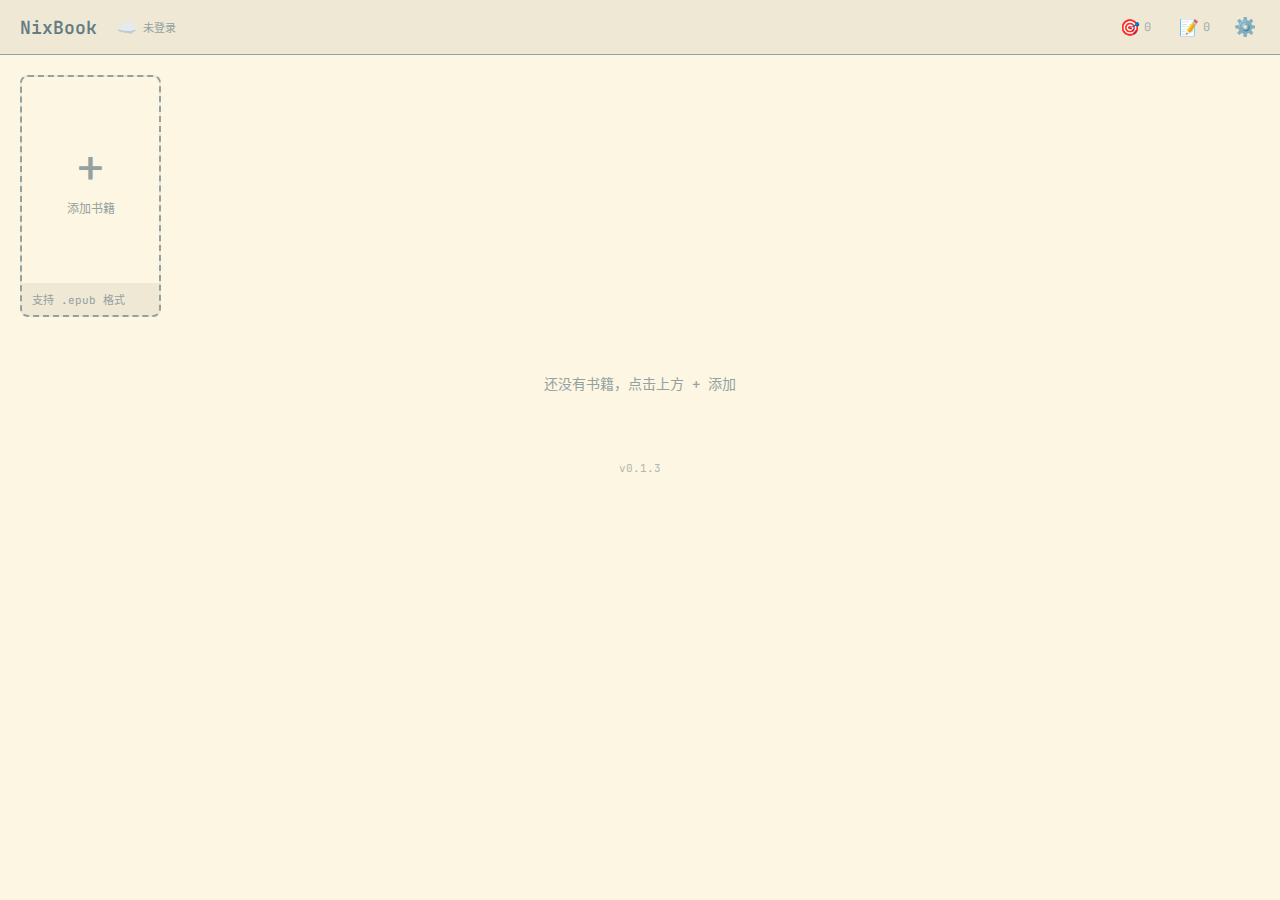
<file: index.html>
<!DOCTYPE html>
<html lang="zh-CN">
<head>
  <meta charset="utf-8">
  <link rel="icon" type="image/svg+xml" href="favicon.svg">
  <meta name="viewport" content="width=device-width, initial-scale=1">
  <title>NixBook</title>
  <link rel="stylesheet" href="theme.css">
  <link rel="manifest" href="manifest.json">
  <meta name="theme-color" content="#fdf6e3">
  <meta name="mobile-web-app-capable" content="yes">
  <meta name="apple-mobile-web-app-capable" content="yes">
  <meta name="apple-mobile-web-app-status-bar-style" content="default">
  <link rel="apple-touch-icon" href="icon-192.png">
  <style>
    * { margin: 0; padding: 0; box-sizing: border-box; }
    body { background: var(--bg); color: var(--text); min-height: 100vh; }

    header {
      background: var(--bg-bar); border-bottom: 1px solid var(--border);
      padding: 12px 20px; display: flex; align-items: center; gap: 12px;
    }
    .header-left { display: flex; align-items: center; gap: 12px; }
    .header-left h1 { font-size: 18px; font-weight: 600; white-space: nowrap; }
    
    .cloud-sync {
      display: flex; align-items: center; gap: 6px;
      background: var(--bg-card); border-radius: 6px; padding: 4px 8px;
      font-size: 13px; color: var(--text-secondary);
    }
    .cloud-sync.syncing { opacity: 0.6; }
    .cloud-icon { font-size: 16px; cursor: pointer; }
    .cloud-icon:hover { opacity: 0.8; }
    .cloud-icon.spinning { animation: spin 1s linear infinite; }
    @keyframes spin { from { transform: rotate(0deg); } to { transform: rotate(360deg); } }
    .sync-time { font-size: 11px; color: var(--text-muted); max-width: 80px; overflow: hidden; text-overflow: ellipsis; white-space: nowrap; }
    .logout-btn {
      background: none; border: none; cursor: pointer; font-size: 12px;
      color: var(--text-muted); padding: 2px 4px;
    }
    .logout-btn:hover { color: var(--accent); }
    
    .header-right { margin-left: auto; display: flex; align-items: center; gap: 12px; }
    .header-tool {
      display: flex; align-items: center; gap: 4px; text-decoration: none;
      color: var(--text-secondary); font-size: 13px; padding: 4px 8px;
      border-radius: 6px; transition: background 0.2s;
    }
    .header-tool:hover { background: var(--hover); color: var(--text); }
    .header-tool .icon { font-size: 16px; }
    .header-tool .count { font-size: 12px; opacity: 0.8; }
    
    .theme-toggle {
      background: none; border: none; cursor: pointer; font-size: 18px;
      padding: 4px; border-radius: 4px;
    }
    .theme-toggle:hover { background: var(--hover); }

    .book-grid {
      display: grid; grid-template-columns: repeat(auto-fill, minmax(140px, 1fr));
      gap: 16px; padding: 20px;
    }
    
    .add-book-card {
      background: var(--bg-card); border-radius: 8px; cursor: pointer;
      transition: transform 0.2s, box-shadow 0.2s; border: 2px dashed var(--border);
      overflow: hidden;
    }
    .add-book-card:hover { transform: translateY(-3px); border-color: var(--accent); background: var(--hover); }
    .add-book-card.dragover { border-color: var(--accent); background: var(--hover); }
    .add-book-cover {
      width: 100%; aspect-ratio: 2/3; display: flex; flex-direction: column;
      align-items: center; justify-content: center; background: var(--bg);
    }
    .add-book-cover .plus { font-size: 48px; color: var(--text-muted); line-height: 1; }
    .add-book-cover .label { font-size: 12px; color: var(--text-muted); margin-top: 8px; }
    .add-book-info { padding: 8px 10px; }
    .add-book-info .hint { font-size: 11px; color: var(--text-muted); }
    
    .book-card {
      background: var(--bg-card); border-radius: 8px; overflow: hidden; cursor: pointer;
      transition: transform 0.2s, box-shadow 0.2s; position: relative;
      box-shadow: 0 1px 3px rgba(0,0,0,0.08);
    }
    .book-card:hover { transform: translateY(-3px); box-shadow: 0 6px 20px rgba(0,0,0,0.12); }
    .book-cover {
      width: 100%; aspect-ratio: 2/3; display: flex; align-items: center;
      justify-content: center; font-size: 28px; color: #fff; font-weight: 700;
      text-shadow: 0 1px 3px rgba(0,0,0,0.2);
    }
    .book-cover img { width: 100%; height: 100%; object-fit: cover; }
    .book-info { padding: 8px 10px; }
    .book-title {
      font-size: 12px; font-weight: 600; line-height: 1.3;
      display: -webkit-box; -webkit-line-clamp: 2; -webkit-box-orient: vertical; overflow: hidden;
    }
    .book-author { font-size: 10px; color: var(--text-secondary); margin-top: 2px; }
    .book-progress { font-size: 10px; color: var(--accent); margin-top: 2px; }
    .book-translate-info { font-size: 10px; color: var(--text-muted); margin-top: 2px; }
    .book-delete {
      position: absolute; top: 6px; right: 6px; width: 24px; height: 24px; border-radius: 50%;
      background: rgba(0,0,0,0.5); color: #fff; border: none; cursor: pointer;
      font-size: 14px; display: none; align-items: center; justify-content: center; line-height: 1;
    }
    .book-card:hover .book-delete { display: flex; }

    .book-translate-badge {
      position: absolute; bottom: 50px; left: 0; right: 0;
      background: rgba(0,0,0,0.7); color: #fff; font-size: 10px;
      padding: 3px 6px; text-align: center;
    }
    .book-translate-badge.done { background: rgba(34, 197, 94, 0.8); }
    .book-translate-badge.error { background: rgba(239, 68, 68, 0.8); }
    .book-translate-badge.clickable { background: rgba(59, 130, 246, 0.8); cursor: pointer; }
    .book-translate-badge.clickable:hover { background: rgba(59, 130, 246, 1); }

    .empty-hint { 
      grid-column: 1 / -1; text-align: center; padding: 40px; 
      color: var(--text-muted); font-size: 14px; 
    }
  </style>
</head>
<body>
  <header>
    <div class="header-left">
      <h1>NixBook</h1>
      <div class="cloud-sync" id="cloud-sync">
        <span class="cloud-icon" id="cloud-icon" title="点击同步">☁️</span>
        <span class="sync-time" id="sync-time"></span>
        <button class="logout-btn" id="logout-btn" style="display:none" title="退出登录">✕</button>
      </div>
    </div>
    <div class="header-right">
      <a href="flashcards.html" class="header-tool" title="背单词">
        <span class="icon">🎯</span>
        <span class="count" id="vocab-count">0</span>
      </a>
      <a href="highlights.html" class="header-tool" title="我的划线">
        <span class="icon">📝</span>
        <span class="count" id="highlight-count">0</span>
      </a>
      <button class="theme-toggle" id="settings-btn" title="设置">⚙️</button>
    </div>
  </header>

  <!-- Settings Panel -->
  <div id="settings-overlay" style="display:none; position:fixed; inset:0; z-index:200; background:rgba(0,0,0,0.5);">
    <div style="position:absolute; top:50%; left:50%; transform:translate(-50%,-50%); background:var(--bg-card); border-radius:12px; padding:24px; min-width:280px; max-width:90vw; box-shadow:0 8px 32px rgba(0,0,0,0.3);">
      <div style="display:flex; justify-content:space-between; align-items:center; margin-bottom:20px;">
        <h3 style="margin:0; font-size:16px; color:var(--text);">设置</h3>
        <button id="settings-close" style="background:none; border:none; font-size:20px; cursor:pointer; color:var(--text-muted);">✕</button>
      </div>
      <div style="margin-bottom:20px;">
        <div style="font-size:13px; color:var(--text-secondary); margin-bottom:8px;">主题</div>
        <div style="display:flex; gap:8px;" id="theme-options">
          <button data-theme="light" style="flex:1; padding:10px 0; border-radius:8px; border:2px solid var(--border); cursor:pointer; font-size:13px; background:#fdf6e3; color:#657b83;">☀️ 浅色</button>
          <button data-theme="dark" style="flex:1; padding:10px 0; border-radius:8px; border:2px solid var(--border); cursor:pointer; font-size:13px; background:#002b36; color:#839496;">🌙 深色</button>
          <button data-theme="eink" style="flex:1; padding:10px 0; border-radius:8px; border:2px solid var(--border); cursor:pointer; font-size:13px; background:#ffffff; color:#000000;">📖 墨水屏</button>
        </div>
      </div>
      <div>
        <div style="font-size:13px; color:var(--text-secondary); margin-bottom:8px;">字体大小</div>
        <div style="display:flex; align-items:center; gap:12px;">
          <button id="font-decrease" style="width:36px; height:36px; border-radius:8px; border:1px solid var(--border); background:var(--bg); cursor:pointer; font-size:18px; color:var(--text);">A-</button>
          <span id="font-size-label" style="font-size:14px; color:var(--text); min-width:40px; text-align:center;">16px</span>
          <button id="font-increase" style="width:36px; height:36px; border-radius:8px; border:1px solid var(--border); background:var(--bg); cursor:pointer; font-size:18px; color:var(--text);">A+</button>
        </div>
      </div>
    </div>
  </div>

  <div class="book-grid" id="book-grid">
    <div class="add-book-card" id="add-book-card">
      <div class="add-book-cover">
        <span class="plus">+</span>
        <span class="label">添加书籍</span>
      </div>
      <div class="add-book-info">
        <div class="hint">支持 .epub 格式</div>
      </div>
    </div>
  </div>
  <input type="file" id="file-input" accept=".epub" hidden>
  <div id="app-version" style="text-align:center;font-size:11px;color:var(--dim);padding:8px 0;opacity:0.5">v0.1.3</div>

  <script type="module">
    import { saveBook, getBook, getAllBooks, deleteBook, getActiveVocabulary, getActiveHighlights, getBookTranslations, getAllTranslationCounts, importTranslations, getCachedEpub } from './db.js'
    import { toggleTheme, getTheme } from './theme.js'
    import { isDropboxConfigured, isLoggedIn, startAuth, handleAuthCallback, clearAccessToken, getSyncStatus } from './dropbox.js'
    import { syncWithDropbox, pushToDropbox, syncBookTranslations } from './sync.js'

    // ========== 翻译相关 ==========
    const translationStates = new Map()
    const TRANSLATE_API = 'https://nixbook.wulujia.workers.dev'
    const TRANSLATE_MODEL = 'minimax/minimax-m2.5'
    const FOLIATE_CDN = 'https://cdn.jsdelivr.net/gh/johnfactotum/foliate-js@main/'
    const TRANSLATION_QUEUE_KEY = 'translation-queue'
    let activeTranslations = new Set()
    
    // ========== 翻译队列持久化 ==========
    function loadTranslationQueue() {
      try { return JSON.parse(localStorage.getItem(TRANSLATION_QUEUE_KEY) || '{}') }
      catch { return {} }
    }
    function saveTranslationQueue(queue) { localStorage.setItem(TRANSLATION_QUEUE_KEY, JSON.stringify(queue)) }
    function getQueuedTask(bookId) { return loadTranslationQueue()[bookId] }
    function updateQueuedTask(bookId, updates) {
      const queue = loadTranslationQueue()
      queue[bookId] = { ...(queue[bookId] || {}), ...updates, updatedAt: Date.now() }
      saveTranslationQueue(queue)
    }
    function removeQueuedTask(bookId) {
      const queue = loadTranslationQueue()
      delete queue[bookId]
      saveTranslationQueue(queue)
    }
    
    const TRANSLATION_COMPLETE_KEY = 'translation-complete'
    function getCompletedBooks() {
      try { return JSON.parse(localStorage.getItem(TRANSLATION_COMPLETE_KEY) || '{}') }
      catch { return {} }
    }
    function markTranslationComplete(bookId, paragraphCount) {
      const completed = getCompletedBooks()
      completed[bookId] = { completedAt: Date.now(), count: paragraphCount }
      localStorage.setItem(TRANSLATION_COMPLETE_KEY, JSON.stringify(completed))
    }
    function isTranslationComplete(bookId) { return !!getCompletedBooks()[bookId] }
    
    // Store/retrieve total paragraph count per book
    const PARAGRAPH_COUNT_KEY = 'paragraph-counts'
    function getParagraphCounts() { try { return JSON.parse(localStorage.getItem(PARAGRAPH_COUNT_KEY) || '{}') } catch { return {} } }
    function saveParagraphCount(bookId, total) {
      const counts = getParagraphCounts()
      counts[bookId] = total
      localStorage.setItem(PARAGRAPH_COUNT_KEY, JSON.stringify(counts))
    }
    function getBookParagraphCount(bookId) { return getParagraphCounts()[bookId] || null }

    // ========== ZIP Loader ==========
    async function makeZipLoader(file) {
      const { ZipReader, BlobReader, TextWriter, BlobWriter } = await import('https://cdn.jsdelivr.net/npm/@zip.js/zip.js/+esm')
      const reader = new ZipReader(new BlobReader(file))
      const entries = await reader.getEntries()
      const map = new Map(entries.map(e => [e.filename, e]))
      return {
        entries,
        async loadText(fn) { const e = map.get(fn); return e ? e.getData(new TextWriter()) : null },
        async loadBlob(fn) { const e = map.get(fn); return e ? e.getData(new BlobWriter()) : null },
        getSize(fn) { return map.get(fn)?.uncompressedSize ?? 0 }
      }
    }

    function hashText(text) {
      let hash = 0
      for (let i = 0; i < text.length; i++) { hash = ((hash << 5) - hash) + text.charCodeAt(i); hash = hash & hash }
      return hash.toString(36)
    }

    async function translateBatch(paragraphs) {
      const numbered = paragraphs.map((p, i) => `[${i + 1}] ${p}`).join('\n\n')
      const res = await fetch(TRANSLATE_API, {
        method: 'POST',
        headers: { 'Content-Type': 'application/json' },
        body: JSON.stringify({ model: TRANSLATE_MODEL, max_tokens: 4096, messages: [{ role: 'user', content: `将以下英文段落翻译成中文。保持段落编号，只输出翻译结果。\n\n${numbered}` }] })
      })
      if (!res.ok) throw new Error(`API ${res.status}`)
      const data = await res.json()
      const content = data.content?.[0]?.text || ''
      const translations = {}
      let currentNum = null, currentText = []
      for (const line of content.split('\n')) {
        const match = line.match(/^\[(\d+)\]\s*(.*)/)
        if (match) {
          if (currentNum !== null && currentText.length) translations[currentNum] = currentText.join('\n').trim()
          currentNum = parseInt(match[1]); currentText = match[2] ? [match[2]] : []
        } else if (currentNum !== null && line.trim()) currentText.push(line)
      }
      if (currentNum !== null && currentText.length) translations[currentNum] = currentText.join('\n').trim()
      return translations
    }

    async function startBookTranslation(bookId, file) {
      console.log('📚 startBookTranslation called:', bookId, 'file:', file ? `${file.constructor?.name} ${file.size}b` : 'null', 'active:', activeTranslations.has(bookId))
      if (activeTranslations.has(bookId)) { console.warn('📚 Already active, skipping'); return }
      // Cross-tab lock: only one tab can translate a given book at a time
      if (navigator.locks) {
        const lockName = `nixbook-translate-${bookId}`
        let acquired = false
        try {
          await navigator.locks.request(lockName, { ifAvailable: true }, async lock => {
            if (!lock) {
              console.warn(`📚 Another tab is already translating ${bookId}, skipping`)
              translationStates.set(bookId, { status: 'translating', message: '其他标签页翻译中...' })
              updateBookBadge(bookId)
              return
            }
            acquired = true
            await doStartBookTranslation(bookId, file)
          })
        } catch (e) {
          console.error('📚 Lock error, falling back:', e)
          await doStartBookTranslation(bookId, file)
        }
        if (!acquired) return
      } else {
        await doStartBookTranslation(bookId, file)
      }
    }

    async function doStartBookTranslation(bookId, file) {
      if (activeTranslations.has(bookId)) return
      activeTranslations.add(bookId)
      if (!file || !(file instanceof Blob)) {
        console.error('Translation: no valid file for', bookId, typeof file, file)
        translationStates.set(bookId, { status: 'error', message: '需要重新上传书籍' })
        updateBookBadge(bookId); activeTranslations.delete(bookId); return
      }
      let task = getQueuedTask(bookId), allParagraphs = null // always re-parse, don't trust cached paragraphs
      const existing = await getBookTranslations(bookId)
      const existingSet = new Set(Object.keys(existing))
      try {
        if (!allParagraphs) {
          translationStates.set(bookId, { status: 'parsing', message: '解析中...' }); updateBookBadge(bookId)
          const [{ EPUB }, loader] = await Promise.all([import(FOLIATE_CDN + 'epub.js'), makeZipLoader(file)])
          const book = await new EPUB(loader).init()
          const sections = book.sections || []
          translationStates.set(bookId, { status: 'extracting', message: '提取文本...' }); updateBookBadge(bookId)
          allParagraphs = []
          for (let i = 0; i < sections.length; i++) {
            if (i % 5 === 0) await new Promise(r => setTimeout(r, 0))
            try {
              const doc = await sections[i].createDocument()
              if (!doc) continue
              doc.querySelectorAll('p').forEach(p => {
                const text = p.textContent?.trim()
                if (text && text.length >= 10 && !/[\u4e00-\u9fff]/.test(text)) allParagraphs.push({ text, hash: hashText(text) })
              })
            } catch {}
          }
          updateQueuedTask(bookId, { status: 'translating', paragraphs: allParagraphs, totalCount: allParagraphs.length, startedAt: Date.now() })
          // Save unique hash count to both localStorage AND book metadata (for cross-device sync)
          const uniqueHashes = new Set(allParagraphs.map(p => p.hash)).size
          saveParagraphCount(bookId, uniqueHashes)
          // Persist to IndexedDB book record so it syncs via Dropbox (re-read fresh to avoid stale writes)
          const freshRecord = await getBook(bookId)
          if (freshRecord) { freshRecord.paragraphCount = uniqueHashes; await saveBook(freshRecord) }
          console.log('📚 Parsed paragraphs:', allParagraphs.length)
        } else {
          console.log('📚 Using cached paragraphs:', allParagraphs.length)
        }
        console.log('📚 Existing translations:', existingSet.size)
        const remaining = allParagraphs.filter(p => !existingSet.has(p.hash))
        console.log('📚 Remaining to translate:', remaining.length, '/', allParagraphs.length)
        if (remaining.length === 0) {
          markTranslationComplete(bookId, Object.keys(await getBookTranslations(bookId)).length)
          translationStates.set(bookId, { status: 'done', message: '✓ 已完成' })
          updateBookBadge(bookId); removeQueuedTask(bookId); activeTranslations.delete(bookId); renderBooks(); return
        }
        const BATCH_SIZE = 10, totalParagraphs = allParagraphs.length, alreadyTranslated = totalParagraphs - remaining.length
        for (let i = 0; i < remaining.length; i += BATCH_SIZE) {
          const batch = remaining.slice(i, i + BATCH_SIZE)
          const done = alreadyTranslated + i + batch.length, percent = Math.round(done / totalParagraphs * 100)
          translationStates.set(bookId, { status: 'translating', message: `${percent}%`, progress: percent }); updateBookBadge(bookId)
          updateQueuedTask(bookId, { progress: percent, lastBatch: i, totalParagraphs })
          try {
            const results = await translateBatch(batch.map(p => p.text))
            const newTrans = []
            for (let j = 0; j < batch.length; j++) {
              if (results[j + 1]) newTrans.push({ bookId, hash: batch[j].hash, original: batch[j].text, translation: results[j + 1], savedAt: Date.now() })
            }
            if (newTrans.length) await importTranslations(newTrans)
          } catch (e) { console.error('Batch error:', e) }
          await new Promise(r => setTimeout(r, 500))
        }
        const finalCount = Object.keys(await getBookTranslations(bookId)).length
        markTranslationComplete(bookId, finalCount)
        translationStates.set(bookId, { status: 'done', message: '✓ 已完成' }); updateBookBadge(bookId); removeQueuedTask(bookId); renderBooks()
        if (isDropboxConfigured() && isLoggedIn()) syncBookTranslations(bookId).catch(() => {})
      } catch (e) {
        translationStates.set(bookId, { status: 'error', message: '失败' }); updateQueuedTask(bookId, { status: 'error', error: e.message }); updateBookBadge(bookId)
      } finally { activeTranslations.delete(bookId) }
    }

    async function resumeQueuedTranslations() {
      const queue = loadTranslationQueue(), books = await getAllBooks(), bookMap = new Map(books.map(b => [b.id, b]))
      for (const [bookId, task] of Object.entries(queue)) {
        if (task.status === 'error') continue
        const book = bookMap.get(bookId)
        if (book?.file) {
          translationStates.set(bookId, { status: 'translating', message: `继续 ${task.progress || 0}%` })
          setTimeout(() => startBookTranslation(bookId, book.file), 500)
        }
      }
    }

    // Note: beforeunload warning removed - translation progress is persisted and auto-resumes

    function showToast(msg, dur = 3000) {
      document.querySelector('.toast-notification')?.remove()
      const t = document.createElement('div'); t.className = 'toast-notification'; t.textContent = msg
      t.style.cssText = 'position:fixed;bottom:20px;left:50%;transform:translateX(-50%);background:var(--bg-bar);color:var(--text);padding:12px 20px;border-radius:8px;box-shadow:0 4px 12px rgba(0,0,0,0.3);z-index:1000;font-size:14px;border:1px solid var(--border);'
      document.body.appendChild(t); setTimeout(() => t.remove(), dur)
    }

    function updateBookBadge(bookId) {
      const badge = document.querySelector(`[data-book-id="${bookId}"] .book-translate-badge`)
      if (!badge) return
      const state = translationStates.get(bookId)
      if (!state) { badge.style.display = 'none'; return }
      badge.style.display = 'block'; badge.className = 'book-translate-badge'
      if (state.status === 'done') { badge.classList.add('done'); badge.textContent = state.message }
      else if (state.status === 'error') { badge.classList.add('error'); badge.textContent = state.message }
      else badge.textContent = state.message || '...'
    }

    // ========== 主题 ==========
    // --- Settings Panel ---
    import { setTheme } from './theme.js'
    const settingsOverlay = document.getElementById('settings-overlay')
    const FONT_SIZE_KEY = 'reader-font-size'
    let currentFontSize = parseInt(localStorage.getItem(FONT_SIZE_KEY)) || 16
    
    document.getElementById('settings-btn').addEventListener('click', () => {
      updateThemeButtons()
      document.getElementById('font-size-label').textContent = currentFontSize + 'px'
      settingsOverlay.style.display = 'block'
    })
    document.getElementById('settings-close').addEventListener('click', () => settingsOverlay.style.display = 'none')
    settingsOverlay.addEventListener('click', e => { if (e.target === settingsOverlay) settingsOverlay.style.display = 'none' })
    
    function updateThemeButtons() {
      const current = getTheme()
      document.querySelectorAll('#theme-options button').forEach(btn => {
        btn.style.borderColor = btn.dataset.theme === current ? 'var(--accent)' : 'var(--border)'
        btn.style.borderWidth = btn.dataset.theme === current ? '3px' : '2px'
      })
    }
    document.querySelectorAll('#theme-options button').forEach(btn => {
      btn.addEventListener('click', () => { setTheme(btn.dataset.theme); updateThemeButtons() })
    })
    
    document.getElementById('font-decrease').addEventListener('click', () => {
      if (currentFontSize > 12) { currentFontSize -= 2; localStorage.setItem(FONT_SIZE_KEY, currentFontSize); document.getElementById('font-size-label').textContent = currentFontSize + 'px' }
    })
    document.getElementById('font-increase').addEventListener('click', () => {
      if (currentFontSize < 28) { currentFontSize += 2; localStorage.setItem(FONT_SIZE_KEY, currentFontSize); document.getElementById('font-size-label').textContent = currentFontSize + 'px' }
    })

    // ========== DOM ==========
    const cloudIcon = document.getElementById('cloud-icon')
    const syncTimeEl = document.getElementById('sync-time')
    const logoutBtn = document.getElementById('logout-btn')
    const addBookCard = document.getElementById('add-book-card')
    const fileInput = document.getElementById('file-input')
    const bookGrid = document.getElementById('book-grid')

    // ========== Dropbox 同步 ==========
    await handleAuthCallback()
    let isSyncing = false
    let autoSyncInterval = null

    function updateSyncUI() {
      if (!isDropboxConfigured() || !isLoggedIn()) {
        syncTimeEl.textContent = '未登录'
        logoutBtn.style.display = 'none'
        cloudIcon.title = '点击登录 Dropbox'
        return
      }
      const status = getSyncStatus()
      if (status?.lastSync) {
        const ago = Math.round((Date.now() - status.lastSync) / 60000)
        syncTimeEl.textContent = ago < 1 ? '刚刚' : `${ago}分钟前`
      } else {
        syncTimeEl.textContent = '已连接'
      }
      logoutBtn.style.display = 'inline'
      cloudIcon.title = '点击同步'
    }

    async function doSync(silent = false) {
      if (isSyncing) return
      if (!isDropboxConfigured() || !isLoggedIn()) {
        if (!silent) startAuth()
        return
      }
      isSyncing = true
      cloudIcon.classList.add('spinning')
      try {
        const result = await syncWithDropbox(() => {})
        if (result.success) { await renderBooks(); updateToolCounts() }
      } catch (e) { console.error('Sync error:', e) }
      finally { isSyncing = false; cloudIcon.classList.remove('spinning'); updateSyncUI() }
    }

    cloudIcon.addEventListener('click', () => doSync(false))
    logoutBtn.addEventListener('click', () => {
      if (confirm('退出 Dropbox？')) { clearAccessToken(); updateSyncUI(); stopAutoSync() }
    })

    function startAutoSync() {
      if (autoSyncInterval) return
      autoSyncInterval = setInterval(() => {
        if (isDropboxConfigured() && isLoggedIn()) doSync(true)
      }, 60000) // 每60秒同步一次
    }

    function stopAutoSync() {
      if (autoSyncInterval) { clearInterval(autoSyncInterval); autoSyncInterval = null }
    }

    updateSyncUI()
    if (isDropboxConfigured() && isLoggedIn()) {
      doSync(true)
      startAutoSync()
    }

    // ========== 文件上传 ==========
    addBookCard.addEventListener('click', () => fileInput.click())
    addBookCard.addEventListener('dragover', e => { e.preventDefault(); addBookCard.classList.add('dragover') })
    addBookCard.addEventListener('dragleave', () => addBookCard.classList.remove('dragover'))
    addBookCard.addEventListener('drop', e => {
      e.preventDefault(); addBookCard.classList.remove('dragover')
      if (e.dataTransfer.files[0]) handleFile(e.dataTransfer.files[0])
    })
    fileInput.addEventListener('change', e => { if (e.target.files[0]) handleFile(e.target.files[0]); fileInput.value = '' })

    // Also support drag & drop anywhere on the page
    document.body.addEventListener('dragover', e => e.preventDefault())
    document.body.addEventListener('drop', e => {
      e.preventDefault()
      if (e.dataTransfer.files[0]?.name.toLowerCase().endsWith('.epub')) handleFile(e.dataTransfer.files[0])
    })

    async function extractCoverAndMeta(file) {
      try {
        const [{ EPUB }, loader] = await Promise.all([import(FOLIATE_CDN + 'epub.js'), makeZipLoader(file)])
        const book = await new EPUB(loader).init()
        const meta = book.metadata || {}
        const cover = await book.getCover?.() || null
        const title = meta.title || file.name.replace(/\.epub$/i, '')
        const author = formatAuthor(meta.author)
        return { title, author, coverBlob: cover }
      } catch (e) { console.error('Cover extraction failed:', e); return null }
    }

    // Extract cover only (lightweight, for books missing covers)
    async function extractCoverOnly(file) {
      try {
        const [{ EPUB }, loader] = await Promise.all([import(FOLIATE_CDN + 'epub.js'), makeZipLoader(file)])
        const book = await new EPUB(loader).init()
        return await book.getCover?.() || null
      } catch (e) { return null }
    }

    // Count unique translatable paragraphs in an EPUB
    async function countParagraphs(file) {
      try {
        const [{ EPUB }, loader] = await Promise.all([import(FOLIATE_CDN + 'epub.js'), makeZipLoader(file)])
        const book = await new EPUB(loader).init()
        const sections = book.sections || []
        const hashes = new Set()
        for (let i = 0; i < sections.length; i++) {
          try {
            const doc = await sections[i].createDocument()
            if (!doc) continue
            doc.querySelectorAll('p').forEach(p => {
              const text = p.textContent?.trim()
              if (text && text.length >= 10 && !/[\u4e00-\u9fff]/.test(text)) hashes.add(hashText(text))
            })
          } catch {}
        }
        return hashes.size
      } catch (e) { return null }
    }

    async function handleFile(file) {
      if (!file.name.toLowerCase().endsWith('.epub')) { alert('请选择 EPUB 文件'); return }
      const bookId = crypto.randomUUID()
      const book = { id: bookId, title: file.name.replace(/\.epub$/i, ''), author: '', coverBlob: null, file, addedAt: Date.now(), lastReadAt: null, progress: 0, lastLocation: null }
      // Extract cover and metadata before saving
      const meta = await extractCoverAndMeta(file)
      if (meta) { book.title = meta.title; book.author = meta.author; book.coverBlob = meta.coverBlob }
      await saveBook(book); await renderBooks()
      if (isDropboxConfigured() && isLoggedIn()) {
        try {
          const { uploadBook } = await import('./dropbox.js')
          await uploadBook(bookId, file); await pushToDropbox()
        } catch (e) { console.error('Upload failed:', e) }
      }
      startBookTranslation(bookId, file)
    }

    // ========== 渲染书架 ==========
    function strToColor(s) { let h = 0; for (let i = 0; i < s.length; i++) h = ((h << 5) - h + s.charCodeAt(i)) | 0; return `hsl(${Math.abs(h) % 360}, 45%, 65%)` }
    function esc(s) { const d = document.createElement('div'); d.textContent = s; return d.innerHTML }
    function formatAuthor(a) {
      if (!a) return ''
      if (typeof a === 'string') return a
      if (Array.isArray(a)) return a.map(x => formatAuthor(x)).filter(Boolean).join(', ')
      if (typeof a === 'object') return a.name || a.value || a.text || ''
      return String(a)
    }

    let renderBooksQueued = false, renderBooksRunning = false
    async function renderBooks() {
      if (renderBooksRunning) { renderBooksQueued = true; return }
      renderBooksRunning = true
      try { await _renderBooksImpl() } finally {
        renderBooksRunning = false
        if (renderBooksQueued) { renderBooksQueued = false; renderBooks() }
      }
    }
    async function _renderBooksImpl() {
      let books = await getAllBooks()
      books.sort((a, b) => (b.lastReadAt || b.addedAt) - (a.lastReadAt || a.addedAt))
      
      // Deduplicate
      const seen = new Map(), toDelete = []
      for (const book of books) {
        const key = (book.title || '').toLowerCase().trim()
        if (seen.has(key)) toDelete.push(book.id); else seen.set(key, book)
      }
      if (toDelete.length > 0) { for (const id of toDelete) await deleteBook(id); books = books.filter(b => !toDelete.includes(b.id)) }
      
      // Fix [object Object] authors
      for (const book of books) {
        if (book.author && typeof book.author === 'object') {
          book.author = formatAuthor(book.author)
          const fresh = await getBook(book.id)
          if (fresh) { fresh.author = book.author; await saveBook(fresh) }
        }
      }

      // Clear grid (keep add card)
      bookGrid.querySelectorAll('.book-card').forEach(el => el.remove())
      bookGrid.querySelectorAll('.empty-hint').forEach(el => el.remove())
      
      if (books.length === 0) {
        const hint = document.createElement('div'); hint.className = 'empty-hint'; hint.textContent = '还没有书籍，点击上方 + 添加'
        bookGrid.appendChild(hint)
        return
      }
      
      // Pre-fetch all translation counts in one pass (avoids sequential await per book)
      let translationCounts = {}
      try { translationCounts = await getAllTranslationCounts() } catch(e) { console.error('Failed to fetch translation counts:', e) }

      for (const book of books) {
        const card = document.createElement('div'); card.className = 'book-card'; card.setAttribute('data-book-id', book.id)
        
        let coverHTML
        if (book.coverDataURL) {
          coverHTML = `<div class="book-cover"><img src="${book.coverDataURL}" alt=""></div>`
        } else {
          coverHTML = `<div class="book-cover" style="background:${strToColor(book.title || '')}">${esc((book.title || 'UN').slice(0, 2).toUpperCase())}</div>`
          // Try to extract cover in background (from cached epub)
          const bookIdForCover = book.id
          getCachedEpub(bookIdForCover).then(file => {
            if (!file) return
            return extractCoverOnly(file)
          }).then(async cover => {
            if (!cover) return
            const fresh = await getBook(bookIdForCover)
            if (fresh) { fresh.coverBlob = cover; await saveBook(fresh) }
            const coverDiv = card.querySelector('.book-cover')
            if (coverDiv) { coverDiv.innerHTML = ''; coverDiv.style.background = 'none'; const imgEl = document.createElement('img'); imgEl.src = fresh?.coverDataURL || URL.createObjectURL(cover); imgEl.style.cssText = 'width:100%;height:100%;object-fit:cover;'; coverDiv.appendChild(imgEl) }
          }).catch(() => {})
        }
        
        const progressHTML = book.progress > 0 ? `<div class="book-progress">${Math.round(book.progress * 100)}%</div>` : ''
        
        const translationCount = translationCounts[book.id] || 0
        const activeState = translationStates.get(book.id)
        const queuedTask = getQueuedTask(book.id)
        
        // Total paragraph count: prefer IndexedDB (syncs via Dropbox), fallback to localStorage
        const totalParas = book.paragraphCount || getBookParagraphCount(book.id) || (queuedTask?.totalCount) || null
        
        // Backfill: if localStorage has count but book record doesn't, save to IndexedDB for future sync
        if (!book.paragraphCount && totalParas) {
          // Re-read fresh record to avoid overwriting newer progress
          getBook(book.id).then(fresh => { if (fresh && !fresh.paragraphCount) { fresh.paragraphCount = totalParas; saveBook(fresh) } })
        }
        
        let badgeHTML = ''
        let translateInfoHTML = ''
        if (activeState && activeState.status !== 'done') {
          const cls = activeState.status === 'error' ? 'error' : ''
          badgeHTML = `<div class="book-translate-badge ${cls}">${activeState.message}</div>`
        } else if (totalParas && translationCount >= totalParas) {
          // Fully translated — show completion, no action needed
          translateInfoHTML = `<div class="book-translate-info">已翻译 ${translationCount}/${totalParas} 段 ✓</div>`
        } else if (translationCount > 0 && totalParas) {
          // Partially translated, we know the total
          translateInfoHTML = `<div class="book-translate-info">${translationCount}/${totalParas} 段</div>`
          if (book.file) badgeHTML = `<div class="book-translate-badge clickable" data-action="translate">继续翻译</div>`
        } else if (translationCount > 0 && !totalParas && book.file) {
          // Has translations but unknown total — need to count paragraphs to check completion
          translateInfoHTML = `<div class="book-translate-info">已翻译 ${translationCount} 段</div>`
          // Count paragraphs in background to determine if complete
          const bookIdForCount = book.id
          countParagraphs(book.file).then(async count => {
            if (count) {
              // Re-read fresh record to avoid overwriting newer progress
              const fresh = await getBook(bookIdForCount)
              if (fresh) { fresh.paragraphCount = count; await saveBook(fresh) }
              saveParagraphCount(bookIdForCount, count)
              // Update the UI
              const infoEl = card.querySelector('.book-translate-info')
              const badgeEl = card.querySelector('.book-translate-badge')
              if (translationCount >= count) {
                if (infoEl) infoEl.textContent = `已翻译 ${translationCount}/${count} 段 ✓`
                if (badgeEl) badgeEl.remove()
              } else {
                if (infoEl) infoEl.textContent = `${translationCount}/${count} 段`
              }
            }
          })
          badgeHTML = `<div class="book-translate-badge clickable" data-action="translate">检查翻译</div>`
        } else if (translationCount > 0) {
          // Has translations but no file (cloud only), can't check
          translateInfoHTML = `<div class="book-translate-info">已翻译 ${translationCount} 段</div>`
        } else if (book.file) {
          badgeHTML = `<div class="book-translate-badge clickable" data-action="translate">翻译</div>`
        } else {
          // No local file — try to fetch from Dropbox when user clicks translate
          badgeHTML = `<div class="book-translate-badge clickable" data-action="translate-cloud">翻译</div>`
        }
        
        card.innerHTML = `${coverHTML}${badgeHTML}<div class="book-info"><div class="book-title">${esc(book.title || 'Untitled')}</div>${book.author ? `<div class="book-author">${esc(formatAuthor(book.author))}</div>` : ''}${progressHTML}${translateInfoHTML}</div><button class="book-delete" title="删除">×</button>`
        
        card.addEventListener('click', () => {
          const url = `reader.html?id=${book.id}`
          if (activeTranslations.size > 0) window.open(url, '_blank')
          else location.href = url
        })
        
        card.querySelector('.book-delete').addEventListener('click', e => {
          e.stopPropagation(); if (confirm(`删除 "${book.title}"?`)) deleteBook(book.id).then(renderBooks)
        })
        
        const translateBtn = card.querySelector('[data-action="translate"]')
        if (translateBtn && book.file) translateBtn.addEventListener('click', e => { e.stopPropagation(); startBookTranslation(book.id, book.file) })
        
        const cloudTranslateBtn = card.querySelector('[data-action="translate-cloud"]')
        if (cloudTranslateBtn) cloudTranslateBtn.addEventListener('click', async e => {
          e.stopPropagation()
          cloudTranslateBtn.textContent = '下载中...'
          cloudTranslateBtn.classList.remove('clickable')
          try {
            const { downloadBook } = await import('./dropbox.js')
            const blob = await downloadBook(book.id)
            if (blob) {
              const file = new File([blob], `${book.title || book.id}.epub`, { type: 'application/epub+zip' })
              const fresh = await getBook(book.id)
              if (fresh) { fresh.file = file; await saveBook(fresh) }
              startBookTranslation(book.id, file)
            } else {
              cloudTranslateBtn.textContent = '下载失败'
              cloudTranslateBtn.classList.add('error')
            }
          } catch (err) {
            console.error('Cloud download for translation failed:', err)
            cloudTranslateBtn.textContent = '下载失败'
            cloudTranslateBtn.classList.add('error')
          }
        })
        
        bookGrid.appendChild(card)
      }
    }

    async function updateToolCounts() {
      const vocab = await getActiveVocabulary(), highlights = await getActiveHighlights()
      document.getElementById('vocab-count').textContent = vocab.length
      document.getElementById('highlight-count').textContent = highlights.length
    }

    // ========== PWA Service Worker ==========
    if ('serviceWorker' in navigator) {
      navigator.serviceWorker.register('./sw.js').catch(() => {})
    }

    // ========== 初始化 ==========
    await renderBooks()
    updateToolCounts()
    await resumeQueuedTranslations()
  </script>
</body>
</html>
</file>
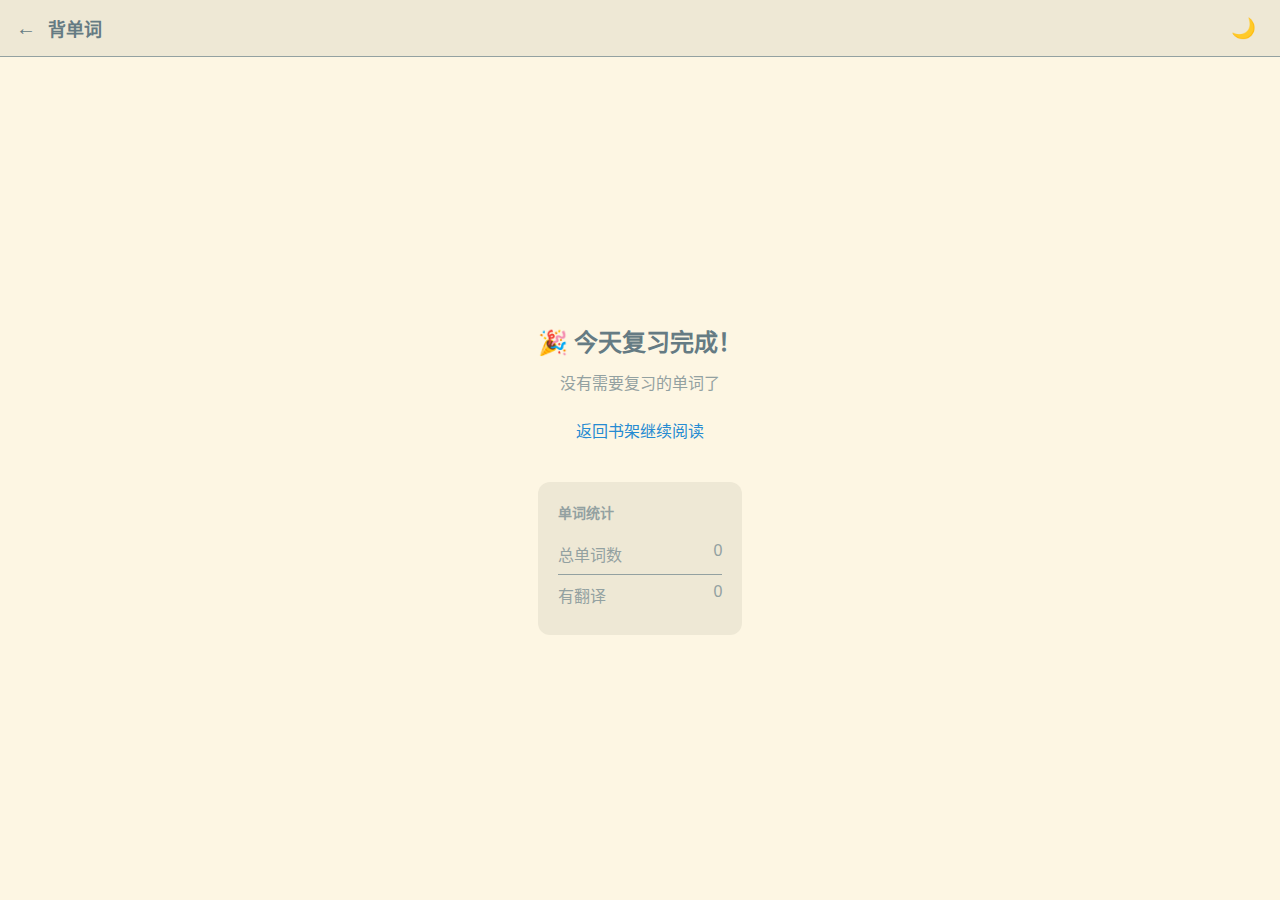
<file: flashcards.html>
<!DOCTYPE html>
<html lang="zh-CN">
<head>
  <meta charset="utf-8">
  <link rel="icon" type="image/svg+xml" href="favicon.svg">
  <meta name="viewport" content="width=device-width, initial-scale=1">
  <title>背单词</title>
  <link rel="stylesheet" href="theme.css">
  <style>
    * { margin: 0; padding: 0; box-sizing: border-box; }
    
    body {
      min-height: 100vh;
      background: var(--bg);
      color: var(--text);
      display: flex;
      flex-direction: column;
    }

    .header {
      display: flex;
      align-items: center;
      padding: 12px 16px;
      background: var(--bg-card);
      border-bottom: 1px solid var(--border);
      gap: 12px;
    }

    .header a {
      color: var(--text);
      text-decoration: none;
      font-size: 20px;
    }

    .header h1 {
      flex: 1;
      font-size: 18px;
      font-weight: 600;
    }

    .progress-info {
      font-size: 14px;
      color: var(--text-secondary);
    }

    .container {
      flex: 1;
      display: flex;
      flex-direction: column;
      align-items: center;
      justify-content: center;
      padding: 20px;
    }

    .card {
      background: var(--bg-card);
      border: 1px solid var(--border);
      border-radius: 16px;
      padding: 40px;
      width: 100%;
      max-width: 400px;
      text-align: center;
      box-shadow: 0 4px 20px rgba(0,0,0,0.1);
      min-height: 250px;
      display: flex;
      flex-direction: column;
      justify-content: center;
      cursor: pointer;
      user-select: none;
      transition: transform 0.1s;
    }

    .card:active {
      transform: scale(0.98);
    }

    .word {
      font-size: 32px;
      font-weight: 600;
      color: var(--accent);
      margin-bottom: 20px;
    }

    .translation {
      font-size: 24px;
      color: var(--text);
      display: none;
    }

    .card.revealed .translation {
      display: block;
    }

    .hint {
      font-size: 14px;
      color: var(--text-secondary);
      margin-top: 20px;
    }

    .card.revealed .hint {
      display: none;
    }

    .buttons {
      display: none;
      gap: 16px;
      margin-top: 30px;
      width: 100%;
      max-width: 400px;
    }

    .buttons.show {
      display: flex;
    }

    .buttons button {
      flex: 1;
      padding: 16px 24px;
      border: none;
      border-radius: 12px;
      font-size: 16px;
      font-weight: 500;
      cursor: pointer;
      transition: transform 0.1s, opacity 0.1s;
    }

    .buttons button:active {
      transform: scale(0.95);
    }

    .btn-forgot {
      background: var(--danger);
      color: white;
    }

    .btn-hard {
      background: var(--border);
      color: var(--text);
    }

    .btn-good {
      background: var(--success);
      color: white;
    }

    .empty-state {
      text-align: center;
      color: var(--text-secondary);
    }

    .empty-state h2 {
      font-size: 24px;
      margin-bottom: 12px;
      color: var(--text);
    }

    .empty-state p {
      font-size: 16px;
      margin-bottom: 24px;
    }

    .empty-state a {
      color: var(--accent);
      text-decoration: none;
    }

    .stats {
      margin-top: 40px;
      padding: 20px;
      background: var(--bg-card);
      border-radius: 12px;
      text-align: left;
      width: 100%;
      max-width: 400px;
    }

    .stats h3 {
      font-size: 14px;
      color: var(--text-secondary);
      margin-bottom: 12px;
    }

    .stat-row {
      display: flex;
      justify-content: space-between;
      padding: 8px 0;
      border-bottom: 1px solid var(--border);
    }

    .stat-row:last-child {
      border-bottom: none;
    }
  </style>
</head>
<body>
  <div class="header">
    <a href="index.html">←</a>
    <h1>背单词</h1>
    <span class="progress-info" id="progress-info"></span>
    <button class="theme-toggle" id="theme-toggle" title="切换主题">🌙</button>
  </div>

  <div class="container" id="container">
    <!-- Content injected by JS -->
  </div>

  <script type="module">
    import { getWordsForReview, updateWordReview, getAllVocabulary } from './db.js'
    import { toggleTheme, getTheme } from './theme.js'
    import { isDropboxConfigured, isLoggedIn } from './dropbox.js'
    import { pushToDropbox } from './sync.js'
    
    // Debounced sync
    let syncTimeout = null
    function debouncedSync() {
      if (!isDropboxConfigured() || !isLoggedIn()) return
      if (syncTimeout) clearTimeout(syncTimeout)
      syncTimeout = setTimeout(() => {
        pushToDropbox().catch(e => console.error('Auto sync failed:', e))
      }, 3000)
    }

    // Theme toggle
    const themeBtn = document.getElementById('theme-toggle')
    themeBtn.textContent = getTheme() === 'dark' ? '☀️' : '🌙'
    themeBtn.addEventListener('click', () => {
      const newTheme = toggleTheme()
      themeBtn.textContent = newTheme === 'dark' ? '☀️' : '🌙'
    })

    const container = document.getElementById('container')
    const progressInfo = document.getElementById('progress-info')

    let cards = []
    let currentIndex = 0

    async function init() {
      cards = await getWordsForReview(50)
      
      if (cards.length === 0) {
        showEmptyState()
      } else {
        showCard()
      }
    }

    async function showEmptyState() {
      const allWords = await getAllVocabulary()
      const total = allWords.length
      const withTranslation = allWords.filter(w => w.translation).length
      
      container.innerHTML = `
        <div class="empty-state">
          <h2>🎉 今天复习完成！</h2>
          <p>没有需要复习的单词了</p>
          <a href="index.html">返回书架继续阅读</a>
          
          <div class="stats">
            <h3>单词统计</h3>
            <div class="stat-row">
              <span>总单词数</span>
              <span>${total}</span>
            </div>
            <div class="stat-row">
              <span>有翻译</span>
              <span>${withTranslation}</span>
            </div>
          </div>
        </div>
      `
    }

    function showCard() {
      if (currentIndex >= cards.length) {
        showEmptyState()
        return
      }

      const card = cards[currentIndex]
      progressInfo.textContent = `${currentIndex + 1} / ${cards.length}`

      container.innerHTML = `
        <div class="card" id="card">
          <div class="word">${card.word}</div>
          <div class="translation">${card.translation || '(无翻译)'}</div>
          <div class="hint">点击显示答案</div>
        </div>
        <div class="buttons" id="buttons">
          <button class="btn-forgot" data-quality="1">忘了</button>
          <button class="btn-hard" data-quality="3">想起来了</button>
          <button class="btn-good" data-quality="5">秒答</button>
        </div>
      `

      const cardEl = document.getElementById('card')
      const buttonsEl = document.getElementById('buttons')

      cardEl.addEventListener('click', () => {
        cardEl.classList.add('revealed')
        buttonsEl.classList.add('show')
      })

      buttonsEl.addEventListener('click', async (e) => {
        if (e.target.tagName !== 'BUTTON') return
        const quality = parseInt(e.target.dataset.quality)
        await updateWordReview(card.word, quality)
        debouncedSync()
        currentIndex++
        showCard()
      })
    }

    init()
  </script>
</body>
</html>
</file>
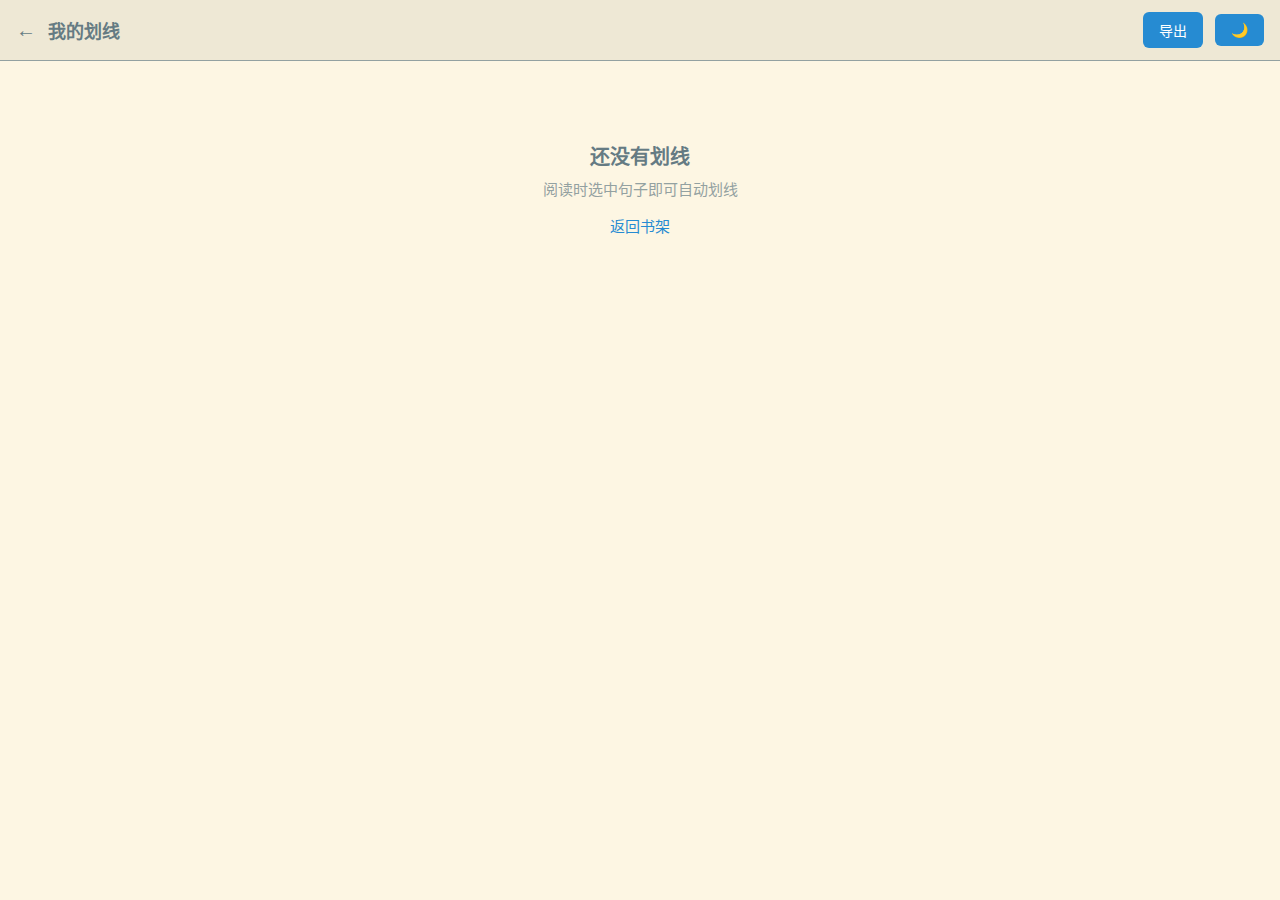
<file: highlights.html>
<!DOCTYPE html>
<html lang="zh-CN">
<head>
  <meta charset="utf-8">
  <link rel="icon" type="image/svg+xml" href="favicon.svg">
  <meta name="viewport" content="width=device-width, initial-scale=1">
  <title>我的划线</title>
  <link rel="stylesheet" href="theme.css">
  <style>
    * { margin: 0; padding: 0; box-sizing: border-box; }
    
    body {
      min-height: 100vh;
      background: var(--bg);
      color: var(--text);
    }

    .header {
      display: flex;
      align-items: center;
      padding: 12px 16px;
      background: var(--bg-card);
      border-bottom: 1px solid var(--border);
      gap: 12px;
      position: sticky;
      top: 0;
      z-index: 10;
    }

    .header a {
      color: var(--text);
      text-decoration: none;
      font-size: 20px;
    }

    .header h1 {
      flex: 1;
      font-size: 18px;
      font-weight: 600;
    }

    .header button {
      background: var(--accent);
      color: white;
      border: none;
      padding: 8px 16px;
      border-radius: 6px;
      font-size: 14px;
      cursor: pointer;
    }

    .container {
      max-width: 700px;
      margin: 0 auto;
      padding: 20px;
    }

    .highlight-item {
      background: var(--bg-card);
      border-left: 4px solid var(--highlight-border);
      border-radius: 0 8px 8px 0;
      padding: 16px 20px;
      margin-bottom: 16px;
      position: relative;
    }

    .highlight-text {
      font-size: 15px;
      line-height: 1.7;
      color: var(--text);
    }

    .highlight-meta {
      display: flex;
      justify-content: space-between;
      align-items: center;
      margin-top: 12px;
      padding-top: 12px;
      border-top: 1px solid var(--border);
    }

    .highlight-book {
      font-size: 13px;
      color: var(--text-secondary);
    }

    .highlight-date {
      font-size: 12px;
      color: var(--text-secondary);
    }

    .highlight-delete {
      position: absolute;
      top: 12px;
      right: 12px;
      background: none;
      border: none;
      color: var(--text-secondary);
      cursor: pointer;
      font-size: 18px;
      opacity: 0;
      transition: opacity 0.2s;
    }

    .highlight-item:hover .highlight-delete {
      opacity: 1;
    }

    .highlight-delete:hover {
      color: #ef4444;
    }

    .empty-state {
      text-align: center;
      padding: 60px 20px;
      color: var(--text-secondary);
    }

    .empty-state h2 {
      font-size: 20px;
      margin-bottom: 8px;
      color: var(--text);
    }

    .empty-state p {
      font-size: 15px;
    }

    .empty-state a {
      color: var(--accent);
      text-decoration: none;
    }

    .book-group {
      margin-bottom: 32px;
    }

    .book-group-title {
      font-size: 13px;
      font-weight: 600;
      color: var(--text-secondary);
      text-transform: uppercase;
      letter-spacing: 0.5px;
      margin-bottom: 12px;
      padding-bottom: 8px;
      border-bottom: 1px solid var(--border);
    }
  </style>
</head>
<body>
  <div class="header">
    <a href="index.html">←</a>
    <h1>我的划线</h1>
    <button id="btn-export">导出</button>
    <button class="theme-toggle" id="theme-toggle" title="切换主题">🌙</button>
  </div>

  <div class="container" id="container">
    <!-- Content injected by JS -->
  </div>

  <script type="module">
    import { getAllHighlights, deleteHighlight } from './db.js'
    import { toggleTheme, getTheme } from './theme.js'

    // Theme toggle
    const themeBtn = document.getElementById('theme-toggle')
    themeBtn.textContent = getTheme() === 'dark' ? '☀️' : '🌙'
    themeBtn.addEventListener('click', () => {
      const newTheme = toggleTheme()
      themeBtn.textContent = newTheme === 'dark' ? '☀️' : '🌙'
    })

    const container = document.getElementById('container')

    async function render() {
      const highlights = await getAllHighlights()
      
      if (!highlights || highlights.length === 0) {
        container.innerHTML = `
          <div class="empty-state">
            <h2>还没有划线</h2>
            <p>阅读时选中句子即可自动划线</p>
            <p style="margin-top: 16px"><a href="index.html">返回书架</a></p>
          </div>
        `
        return
      }

      // Group by book
      const byBook = {}
      for (const hl of highlights) {
        const book = hl.bookTitle || 'Unknown'
        if (!byBook[book]) byBook[book] = []
        byBook[book].push(hl)
      }

      // Sort each group by date (newest first)
      for (const book of Object.keys(byBook)) {
        byBook[book].sort((a, b) => b.addedAt - a.addedAt)
      }

      // Render
      let html = ''
      for (const [book, hls] of Object.entries(byBook)) {
        html += `<div class="book-group">`
        html += `<div class="book-group-title">${escHtml(book)}</div>`
        for (const hl of hls) {
          const date = new Date(hl.addedAt).toLocaleDateString('zh-CN')
          html += `
            <div class="highlight-item" data-id="${hl.id}">
              <div class="highlight-text">${escHtml(hl.text)}</div>
              <div class="highlight-meta">
                <span class="highlight-date">${date}</span>
              </div>
              <button class="highlight-delete" title="删除">×</button>
            </div>
          `
        }
        html += `</div>`
      }

      container.innerHTML = html

      // Delete handlers
      container.querySelectorAll('.highlight-delete').forEach(btn => {
        btn.addEventListener('click', async () => {
          const item = btn.closest('.highlight-item')
          const id = parseInt(item.dataset.id)
          if (confirm('删除这条划线？')) {
            await deleteHighlight(id)
            render()
          }
        })
      })
    }

    function escHtml(s) {
      const d = document.createElement('div')
      d.textContent = s
      return d.innerHTML
    }

    // Export
    document.getElementById('btn-export').addEventListener('click', async () => {
      const highlights = await getAllHighlights()
      if (!highlights || highlights.length === 0) {
        alert('没有划线可导出')
        return
      }

      highlights.sort((a, b) => b.addedAt - a.addedAt)

      const byBook = {}
      for (const hl of highlights) {
        const book = hl.bookTitle || 'Unknown'
        if (!byBook[book]) byBook[book] = []
        byBook[book].push(hl)
      }

      const date = new Date().toISOString().split('T')[0]
      let md = `# Highlights\n\nExported: ${date}\n\n`
      for (const [book, hls] of Object.entries(byBook)) {
        md += `## ${book}\n\n`
        for (const hl of hls) {
          md += `> ${hl.text}\n\n`
        }
      }

      const blob = new Blob([md], { type: 'text/markdown' })
      const url = URL.createObjectURL(blob)
      const a = document.createElement('a')
      a.href = url
      a.download = `highlights-${date}.md`
      a.click()
      URL.revokeObjectURL(url)
    })

    render()
  </script>
</body>
</html>
</file>
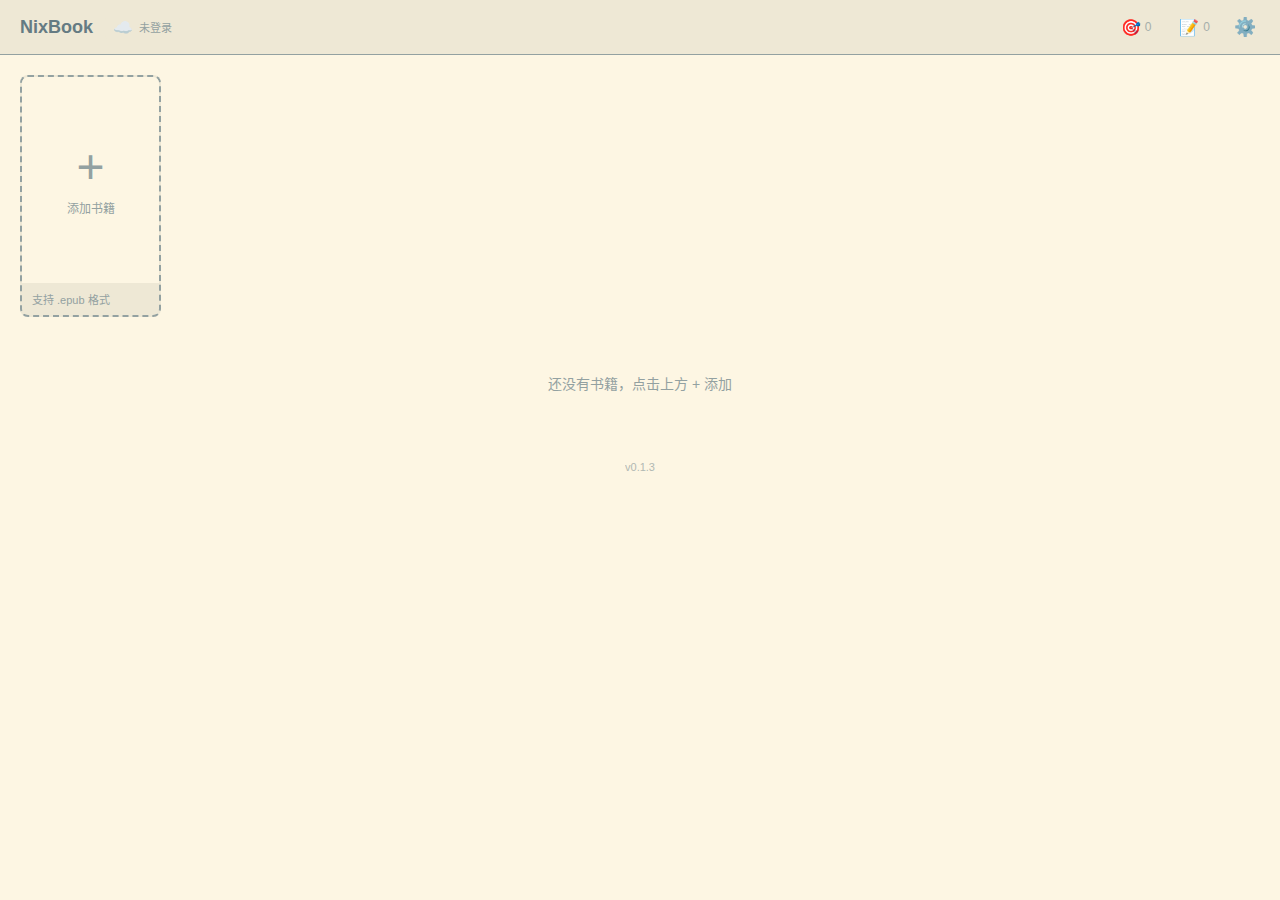
<file: reader.html>
<!DOCTYPE html>
<html lang="zh-CN">
<head>
  <meta charset="utf-8">
  <link rel="icon" type="image/svg+xml" href="favicon.svg">
  <meta name="viewport" content="width=device-width, initial-scale=1, viewport-fit=cover">
  <title>Reading...</title>
  <link rel="stylesheet" href="theme.css">
  <link rel="manifest" href="manifest.json">
  <meta name="theme-color" content="#fdf6e3">
  <meta name="mobile-web-app-capable" content="yes">
  <meta name="apple-mobile-web-app-capable" content="yes">
  <meta name="apple-mobile-web-app-status-bar-style" content="default">
  <link rel="apple-touch-icon" href="icon-192.png">
  <style>
    * { margin: 0; padding: 0; box-sizing: border-box; }
    
    body {
      height: 100vh; display: flex; flex-direction: column; 
      background: var(--bg); color: var(--text); overflow: hidden;
    }

    .toolbar {
      display: flex; align-items: center; padding: 6px 12px; 
      background: var(--bg-bar); border-bottom: 1px solid var(--border); 
      gap: 8px; z-index: 10; min-height: 44px;
      position: fixed; top: 0; left: 0; right: 0;
      transition: transform 0.25s ease, opacity 0.25s ease;
    }
    .toolbar.hidden {
      transform: translateY(-100%); opacity: 0; pointer-events: none;
    }
    .toolbar button {
      background: none; border: none; cursor: pointer; font-size: 18px;
      padding: 4px 8px; border-radius: 4px; color: var(--text);
    }
    .toolbar button:hover { background: var(--hover); }
    .toolbar button:disabled { opacity: 0.4; cursor: not-allowed; }
    .toolbar button:disabled:hover { background: none; }
    .toolbar button.active { color: var(--accent); }
    .toolbar .title {
      flex: 1; font-size: 14px; font-weight: 500; overflow: hidden;
      text-overflow: ellipsis; white-space: nowrap; color: var(--text);
    }
    .toolbar .chapter {
      font-size: 12px; color: var(--text-secondary); max-width: 200px; overflow: hidden;
      text-overflow: ellipsis; white-space: nowrap;
    }

    #reader-container { position: absolute; inset: 0; overflow: hidden; background: var(--bg); }
    #reader-container foliate-view { width: 100%; height: 100%; }

    .bottom-bar {
      display: flex; align-items: center; padding: 6px 16px; 
      background: var(--bg-bar); border-top: 1px solid var(--border); 
      gap: 10px; z-index: 10;
      position: fixed; bottom: 0; left: 0; right: 0;
      transition: transform 0.25s ease, opacity 0.25s ease;
    }
    .bottom-bar.bar-hidden {
      transform: translateY(100%); opacity: 0; pointer-events: none;
    }
    .bottom-bar input[type="range"] { flex: 1; height: 4px; cursor: pointer; accent-color: var(--accent); }
    .progress-text { font-size: 12px; color: var(--text-secondary); min-width: 36px; text-align: right; }

    .toc-overlay { display: none; position: fixed; inset: 0; z-index: 100; }
    .toc-overlay.open { display: flex; }
    .toc-backdrop { flex: 1; background: rgba(0,0,0,0.5); }
    .toc-panel {
      width: 300px; max-width: 80vw; background: var(--bg-bar); overflow-y: auto; padding: 16px;
      box-shadow: -2px 0 12px rgba(0,0,0,0.2);
    }
    .toc-panel h3 { margin-bottom: 12px; font-size: 15px; font-weight: 600; color: var(--text); }
    .toc-item {
      padding: 8px 4px; border-bottom: 1px solid var(--border); cursor: pointer;
      font-size: 13px; color: var(--text-secondary); line-height: 1.4;
    }
    .toc-item:hover { color: var(--accent); }
    .toc-item.active { color: var(--accent); font-weight: 600; }
    .toc-item.depth-1 { padding-left: 24px; }
    .toc-item.depth-2 { padding-left: 48px; }
    .toc-item.depth-3 { padding-left: 72px; }

    .loading {
      display: flex; align-items: center; justify-content: center;
      height: 100%; font-size: 15px; color: var(--text-muted);
    }

    /* Translation popup */
    .dict-popup {
      position: fixed; z-index: 200; background: var(--bg-bar); 
      border: 1px solid var(--border); border-radius: 8px;
      padding: 12px 16px; max-width: 300px; min-width: 150px;
      box-shadow: 0 4px 20px rgba(0,0,0,0.3); display: none;
      pointer-events: none;
    }
    .dict-popup.show { display: block; pointer-events: auto; }
    .dict-popup .word { font-weight: 600; color: var(--accent); margin-bottom: 6px; font-size: 15px; }
    .dict-popup .phonetic { font-size: 12px; color: var(--text-muted); margin-bottom: 8px; }
    .dict-popup .translation { font-size: 14px; color: var(--text); line-height: 1.5; }
    .dict-popup .loading-text { font-size: 13px; color: var(--text-muted); }
    .dict-popup .error { font-size: 13px; color: #f87171; }

    /* Delete highlight popup */
    .delete-popup {
      position: fixed; z-index: 200; background: var(--bg-bar);
      border: 1px solid var(--border); border-radius: 6px;
      padding: 8px 12px; box-shadow: 0 4px 12px rgba(0,0,0,0.3);
      display: none; cursor: pointer;
      font-size: 13px; color: #dc2626;
      pointer-events: none;
    }
    .delete-popup:hover { background: #fef2f2; }
    .delete-popup.show { display: block; pointer-events: auto; }

  </style>
</head>
<body>
  <div class="toolbar">
    <button id="btn-back" title="Back to bookshelf">&#8592;</button>
    <span class="title" id="book-title">Loading...</span>
    <span class="chapter" id="chapter-label"></span>
    <button id="btn-translate" title="显示翻译">🌐</button>
    <!-- vocab/highlights export removed -->
    <button id="btn-theme" class="theme-toggle" title="切换主题">🌙</button>
    <button id="btn-toc" title="Table of Contents">&#9776;</button>
  </div>

  <div id="reader-container">
    <div class="loading" id="loading">Loading book...</div>
  </div>

  <div class="bottom-bar">
    <input type="range" id="progress-slider" min="0" max="1" step="any" value="0">
    <span class="progress-text" id="progress-text">0%</span>
  </div>

  <div class="toc-overlay" id="toc-overlay">
    <div class="toc-backdrop" id="toc-backdrop"></div>
    <div class="toc-panel" id="toc-panel">
      <h3>Table of Contents</h3>
      <div id="toc-list"></div>
    </div>
  </div>

  <div class="dict-popup" id="dict-popup">
    <div class="word" id="dict-word"></div>
    <div class="phonetic" id="dict-phonetic"></div>
    <div class="translation" id="dict-translation"></div>
  </div>

  <div class="delete-popup" id="delete-popup">🗑 删除划线</div>

  <script>
    // Set real viewport height (excludes mobile browser chrome)
    function setRealHeight() {
      document.body.style.height = window.innerHeight + 'px'
    }
    setRealHeight()
    window.addEventListener('resize', setRealHeight)
    if (window.visualViewport) {
      window.visualViewport.addEventListener('resize', setRealHeight)
    }
  </script>
  <script type="module">
    // Global error handler to catch any uncaught errors
    window.addEventListener('error', (e) => {
      console.error('❌ Global error:', e.message, e.filename, e.lineno)
    })
    window.addEventListener('unhandledrejection', (e) => {
      console.error('❌ Unhandled rejection:', e.reason)
    })
    
    console.log('📚 Reader script starting...')
    
    import { getBook, saveBook, saveWord, getActiveVocabulary, saveHighlight, getActiveHighlights, deleteHighlightByText, getBookTranslations, hashText } from './db.js'
    import { toggleTheme, getTheme } from './theme.js'
    import { isDropboxConfigured, isLoggedIn } from './dropbox.js'
    import { pushToDropbox } from './sync.js'
    
    console.log('📚 Imports completed')
    
    // Sync on every change (deduplicated — won't fire if already syncing)
    let isSyncing = false
    let pendingSave = null  // Track the latest save promise
    function debouncedSync() {
      if (!isDropboxConfigured() || !isLoggedIn() || isSyncing) return
      isSyncing = true
      pushToDropbox().catch(e => console.error('Sync failed:', e)).finally(() => { isSyncing = false })
    }
    
    // Theme toggle
    const themeBtn = document.getElementById('btn-theme')
    const themeIcons = { light: '🌙', dark: '📖', eink: '☀️' }
    themeBtn.textContent = themeIcons[getTheme()] || '🌙'
    themeBtn.addEventListener('click', () => {
      const newTheme = toggleTheme()
      themeBtn.textContent = themeIcons[newTheme] || '🌙'
      // Update reader content styles
      updateReaderTheme(newTheme)
    })

    function getThemeColors(theme) {
      if (theme === 'eink') return { bg: '#ffffff', text: '#000000', link: '#333333', linkHover: '#000000', zhColor: '#555555' }
      if (theme === 'dark') return { bg: '#002b36', text: '#839496', link: '#859900', linkHover: '#b58900', zhColor: '#586e75' }
      return { bg: '#fdf6e3', text: '#657b83', link: '#859900', linkHover: '#b58900', zhColor: '#93a1a1' }
    }

    const FONT_SIZE_KEY = 'reader-font-size'
    function getReaderFontSize() { return parseInt(localStorage.getItem(FONT_SIZE_KEY)) || 16 }

    function updateReaderTheme(theme) {
      if (window.currentView) {
        const c = getThemeColors(theme)
        const fs = getReaderFontSize()
        window.currentView.renderer.setStyles?.(`
          @import url('https://fonts.googleapis.com/css2?family=JetBrains+Mono:wght@400;500;600;700&display=swap');
          @import url('https://fonts.googleapis.com/css2?family=Noto+Sans+SC:wght@400&display=swap');
          @namespace epub "http://www.idpf.org/2007/ops";
          html, body { 
            background: ${c.bg} !important; 
            color: ${c.text} !important; 
            font-family: 'JetBrainsMono Nerd Font Mono', 'JetBrains Mono', -apple-system, sans-serif !important;
            font-size: ${fs}px !important;
            padding: 20px !important;
          }
          * { -webkit-touch-callout: none; }
          p, li, blockquote, dd { line-height: 1.8; }
          p { margin-bottom: 1.2em !important; text-indent: 0 !important; }
          a, a:link, a:visited { color: ${c.link} !important; text-decoration: underline; }
          a:hover { color: ${c.linkHover} !important; }
          .zh-translation { font-family: 'Noto Sans SC', 'HarmonyOS Sans SC', sans-serif !important; font-weight: 400; color: ${c.zhColor}; font-size: ${Math.round(fs * 0.85)}px !important; }
        `)
      }
    }

    const FOLIATE_CDN = 'https://cdn.jsdelivr.net/gh/johnfactotum/foliate-js@main/'

    // Get book ID from URL
    const bookId = new URLSearchParams(location.search).get('id')
    if (!bookId) { location.href = 'index.html'; throw new Error('no id') }

    // Load foliate-js
    await import(FOLIATE_CDN + 'view.js')

    // localStorage backup key for progress (safety net if IndexedDB gets overwritten)
    const PROGRESS_BACKUP_KEY = `progress-backup-${bookId}`
    
    function backupProgress(progress, lastLocation, lastReadAt) {
      try {
        localStorage.setItem(PROGRESS_BACKUP_KEY, JSON.stringify({ progress, lastLocation, lastReadAt }))
      } catch {}
    }
    
    function getProgressBackup() {
      try { return JSON.parse(localStorage.getItem(PROGRESS_BACKUP_KEY)) } catch { return null }
    }

    // Load book from IndexedDB (local cache)
    let bookData = await getBook(bookId)
    console.log('📚 Loaded from IndexedDB:', bookData ? `progress=${Math.round((bookData.progress||0)*100)}% lastLocation=${bookData.lastLocation?.substring(0,50) || 'null'} lastReadAt=${bookData.lastReadAt}` : 'NOT FOUND')
    
    // Check localStorage backup — if it has newer progress, restore it
    const backup = getProgressBackup()
    if (backup && bookData && (backup.lastReadAt || 0) > (bookData.lastReadAt || 0)) {
      console.log(`📚 ⚠️ localStorage backup is NEWER! backup readAt=${backup.lastReadAt} progress=${Math.round((backup.progress||0)*100)}% vs IndexedDB readAt=${bookData.lastReadAt} progress=${Math.round((bookData.progress||0)*100)}%`)
      console.log(`📚 Restoring progress from localStorage backup`)
      bookData.progress = backup.progress
      bookData.lastLocation = backup.lastLocation
      bookData.lastReadAt = backup.lastReadAt
      await saveBook(bookData)
    } else if (backup) {
      console.log(`📚 localStorage backup readAt=${backup.lastReadAt} progress=${Math.round((backup.progress||0)*100)}% — IndexedDB is current or newer`)
    }
    
    // If not in local cache, try to download from Dropbox
    if (!bookData || !bookData.file) {
      if (isDropboxConfigured() && isLoggedIn()) {
        document.getElementById('loading').textContent = '从云端下载书籍...'
        try {
          const { downloadBook, downloadData } = await import('./dropbox.js')
          
          // Get metadata from cloud
          const cloudData = await downloadData()
          const bookMeta = cloudData?.books?.find(b => b.id === bookId)
          
          if (bookMeta) {
            // Download the actual book file
            const blob = await downloadBook(bookId)
            if (blob) {
              bookData = {
                ...bookMeta,
                file: new File([blob], `${bookMeta.title || bookId}.epub`, { type: 'application/epub+zip' }),
              }
              // Cache locally
              await saveBook(bookData)
            }
          }
        } catch (e) {
          console.error('Failed to download from Dropbox:', e)
        }
      }
    }
    
    if (!bookData || !bookData.file) { 
      alert('Book not found'); 
      location.href = 'index.html'; 
      throw new Error('not found') 
    }

    // --- Toggle toolbar/bottombar ---
    const toolbar = document.querySelector('.toolbar')
    const bottomBar = document.querySelector('.bottom-bar')
    // Auto-hide toolbar+bottombar on mobile only
    if ('ontouchstart' in window || navigator.maxTouchPoints > 0) {
      toolbar.classList.add('hidden')
      bottomBar.classList.add('bar-hidden')
    }
    function toggleBars() {
      toolbar.classList.toggle('hidden')
      bottomBar.classList.toggle('bar-hidden')
    }

    // Create reader view
    const container = document.getElementById('reader-container')
    const view = document.createElement('foliate-view')
    container.append(view)

    // --- Vocabulary word highlighting ---
    let cachedVocabWords = null // Set of lowercase words from vocabulary

    async function loadVocabWordsCache() {
      if (cachedVocabWords !== null) return cachedVocabWords
      const all = await getActiveVocabulary()
      cachedVocabWords = new Set(all.map(v => v.word.toLowerCase()))
      console.log(`Loaded ${cachedVocabWords.size} vocabulary words for highlighting`)
      return cachedVocabWords
    }

    // Apply vocab underline style — lighter dotted underline to distinguish from sentence highlights
    function applyVocabWordStyle(range, doc) {
      try {
        const span = doc.createElement('span')
        span.className = 'epub-vocab'
        span.style.textDecoration = 'underline dotted #93a1a1'
        span.style.textDecorationThickness = '1.5px'
        span.style.textUnderlineOffset = '2px'
        range.surroundContents(span)
        return true
      } catch (e) {
        return false
      }
    }

    // Scan doc for vocabulary words and underline them
    async function restoreVocabHighlights(doc) {
      const words = await loadVocabWordsCache()
      if (!words.size) return

      const walker = doc.createTreeWalker(doc.body, NodeFilter.SHOW_TEXT)
      const textNodes = []
      let node
      while (node = walker.nextNode()) {
        // Skip nodes already inside highlights or vocab spans
        if (node.parentElement?.closest('.epub-highlight, .epub-vocab')) continue
        textNodes.push(node)
      }

      let count = 0
      // Word boundary regex for English words
      const wordRe = /[a-zA-Z'-]+/g
      
      for (const textNode of textNodes) {
        const text = textNode.textContent
        const matches = []
        let m
        while ((m = wordRe.exec(text)) !== null) {
          if (words.has(m[0].toLowerCase())) {
            matches.push({ start: m.index, end: m.index + m[0].length })
          }
        }
        if (!matches.length) continue

        // Apply in reverse order to preserve offsets
        for (let i = matches.length - 1; i >= 0; i--) {
          const { start, end } = matches[i]
          try {
            const range = doc.createRange()
            range.setStart(textNode, start)
            range.setEnd(textNode, end)
            if (applyVocabWordStyle(range, doc)) count++
          } catch (e) {
            // Node may have been split by previous operation; skip
          }
        }
      }
      if (count > 0) console.log(`Highlighted ${count} vocabulary words in this section`)
    }

    // --- Highlight restoration ---
    // Cache highlights for current book (loaded once)
    let cachedHighlights = null
    
    // Translation state (declared early for load event handler)
    let translationCache = null
    let showTranslations = localStorage.getItem(`showTranslations_${bookId}`) === 'true'
    let currentDocRef = null
    
    async function loadHighlightsCache() {
      if (cachedHighlights !== null) return cachedHighlights
      const all = await getActiveHighlights()
      cachedHighlights = all.filter(h => h.bookId === bookId)
      console.log(`Loaded ${cachedHighlights.length} highlights for this book`)
      return cachedHighlights
    }

    // Apply highlight style to a range (handles cross-element selections)
    function applyHighlightStyle(range, doc) {
      const highlightStyle = {
        className: 'epub-highlight',
        textDecoration: 'underline solid #b58900',
        textDecorationThickness: '1.5px',
        textUnderlineOffset: '2px'
      }
      
      // Try simple case first
      try {
        const span = doc.createElement('span')
        span.className = highlightStyle.className
        span.style.textDecoration = highlightStyle.textDecoration
        span.style.textDecorationThickness = highlightStyle.textDecorationThickness
        span.style.textUnderlineOffset = highlightStyle.textUnderlineOffset
        range.surroundContents(span)
        return true
      } catch (e) {
        // Range spans multiple elements - wrap each text node individually
        const textNodes = []
        const walker = doc.createTreeWalker(range.commonAncestorContainer, NodeFilter.SHOW_TEXT)
        let node
        while (node = walker.nextNode()) {
          if (range.intersectsNode(node)) {
            textNodes.push(node)
          }
        }
        
        for (const textNode of textNodes) {
          // Determine the portion of this text node that's in the range
          let startOffset = 0
          let endOffset = textNode.length
          
          if (textNode === range.startContainer) {
            startOffset = range.startOffset
          }
          if (textNode === range.endContainer) {
            endOffset = range.endOffset
          }
          
          if (startOffset >= endOffset) continue
          
          // Split and wrap
          const span = doc.createElement('span')
          span.className = highlightStyle.className
          span.style.textDecoration = highlightStyle.textDecoration
          span.style.textDecorationThickness = highlightStyle.textDecorationThickness
          span.style.textUnderlineOffset = highlightStyle.textUnderlineOffset
          
          const nodeRange = doc.createRange()
          nodeRange.setStart(textNode, startOffset)
          nodeRange.setEnd(textNode, endOffset)
          
          try {
            nodeRange.surroundContents(span)
          } catch (e2) {
            // Skip this node if it still fails
            console.warn('Could not highlight node:', e2)
          }
        }
        return true
      }
    }

    // Find and highlight text in document
    function highlightTextInDoc(doc, searchText) {
      if (!searchText || searchText.length < 2) return false
      
      // Normalize search text
      const normalizedSearch = searchText.replace(/\s+/g, ' ').trim()
      
      // Get all text content and build a map of positions to nodes
      const walker = doc.createTreeWalker(doc.body, NodeFilter.SHOW_TEXT)
      const textNodes = []
      let fullText = ''
      
      let node
      while (node = walker.nextNode()) {
        const start = fullText.length
        fullText += node.textContent
        textNodes.push({ node, start, end: fullText.length })
      }
      
      // Normalize full text for searching
      const normalizedFull = fullText.replace(/\s+/g, ' ')
      
      // Find the search text
      const idx = normalizedFull.indexOf(normalizedSearch)
      if (idx === -1) return false
      
      // Map normalized index back to original position (approximate)
      // For simplicity, search in original text too
      const originalIdx = fullText.indexOf(searchText)
      if (originalIdx === -1) {
        // Try with normalized spaces
        let pos = 0, normPos = 0
        for (let i = 0; i < fullText.length && normPos < idx; i++) {
          if (/\s/.test(fullText[i])) {
            while (i + 1 < fullText.length && /\s/.test(fullText[i + 1])) i++
            normPos++
          } else {
            normPos++
          }
          pos = i + 1
        }
        // Fall back to simple search
        return false
      }
      
      // Find which text nodes contain the start and end
      const startPos = originalIdx
      const endPos = originalIdx + searchText.length
      
      let startNode = null, startOffset = 0
      let endNode = null, endOffset = 0
      
      for (const tn of textNodes) {
        if (!startNode && tn.end > startPos) {
          startNode = tn.node
          startOffset = startPos - tn.start
        }
        if (tn.end >= endPos) {
          endNode = tn.node
          endOffset = endPos - tn.start
          break
        }
      }
      
      if (!startNode || !endNode) return false
      
      // If same node, simple case
      if (startNode === endNode) {
        const range = doc.createRange()
        range.setStart(startNode, startOffset)
        range.setEnd(endNode, endOffset)
        return applyHighlightStyle(range, doc)
      }
      
      // Multi-node: highlight each node's portion
      // This is complex, skip for now (surroundContents doesn't work across nodes)
      return false
    }

    // Restore all highlights for current document
    async function restoreHighlights(doc) {
      const highlights = await loadHighlightsCache()
      let restored = 0
      for (const hl of highlights) {
        if (highlightTextInDoc(doc, hl.text)) {
          restored++
        }
      }
      if (restored > 0) {
        console.log(`Restored ${restored} highlights in this section`)
      }
    }

    // Setup load event listener BEFORE opening (critical for timing)
    view.addEventListener('load', ({ detail: { doc, index } }) => {
      console.log('Document loaded, index:', index)
      
      // Restore saved highlights + vocabulary word underlines for this section
      restoreHighlights(doc)
      restoreVocabHighlights(doc)
      
      // Store doc reference for translation toggle
      currentDocRef = doc
      
      // Load translations and update button state
      loadTranslationCache().then(() => {
        updateTranslateButton()
        // Inject translations if enabled
        if (showTranslations) {
          injectTranslations(doc)
        }
      })
      
      // Keyboard navigation (in doc)
      doc.addEventListener('keydown', e => {
        if (e.key === 'ArrowLeft') view.goLeft()
        else if (e.key === 'ArrowRight') view.goRight()
        else if (e.key === 'ArrowDown' || e.key === ' ') { e.preventDefault(); view.next() }
        else if (e.key === 'ArrowUp') { e.preventDefault(); view.prev() }
      })
      
      // Track mouse drag state to distinguish click from selection
      let mouseDownPos = null
      let isSelecting = false
      
      doc.addEventListener('mousedown', e => {
        mouseDownPos = { x: e.clientX, y: e.clientY }
        isSelecting = false
      })
      
      doc.addEventListener('mousemove', e => {
        if (mouseDownPos) {
          const dx = Math.abs(e.clientX - mouseDownPos.x)
          const dy = Math.abs(e.clientY - mouseDownPos.y)
          // If mouse moved more than 5px, consider it a selection drag
          if (dx > 5 || dy > 5) {
            isSelecting = true
          }
        }
      })
      
      doc.addEventListener('mouseup', () => {
        mouseDownPos = null
      })
      
      // Detect touch device
      const isTouchDevice = () => 'ontouchstart' in window || navigator.maxTouchPoints > 0
      
      // Track whether a dictionary/highlight action just happened (prevents click toggling toolbar)
      let justHandledSelection = false
      
      // Click handler — PC only (mobile uses touchend to avoid double-fire)
      doc.addEventListener('click', e => {
        const highlightSpan = e.target.closest?.('.epub-highlight')
        if (highlightSpan) {
          e.preventDefault()
          e.stopPropagation()
          hideDict()
          showDeletePopup(highlightSpan, e, doc)
          return
        }
        
        // Skip on touch devices — touchend handles tap/swipe
        if (isTouchDevice()) return
        
        // If we just showed a dict popup or highlight, don't toggle bars
        if (justHandledSelection) {
          justHandledSelection = false
          return
        }
        
        // If dict popup is visible, clicking outside closes it (don't toggle bars)
        if (dictPopup.classList.contains('show')) {
          hideDict()
          return
        }
        if (deletePopup.classList.contains('show')) {
          hideDeletePopup()
          return
        }
        
        // PC: click toggles toolbar (unless text selected or link or drag-selected)
        if (e.target.closest?.('a[href]')) return
        if (isSelecting) return
        const sel = doc.getSelection()
        if (sel && sel.toString().trim().length > 0) return
        toggleBars()
      })
      
      // Swipe gesture for mobile
      let touchStartX = null
      let touchStartY = null
      let touchStartTime = null
      
      doc.addEventListener('touchstart', e => {
        if (e.touches.length === 1) {
          touchStartX = e.touches[0].clientX
          touchStartY = e.touches[0].clientY
          touchStartTime = Date.now()
        }
      }, { passive: true })

      doc.addEventListener('touchend', e => {
        if (touchStartX === null) return
        
        const touchEndX = e.changedTouches[0].clientX
        const touchEndY = e.changedTouches[0].clientY
        const dx = touchEndX - touchStartX
        const dy = touchEndY - touchStartY
        const elapsed = Date.now() - touchStartTime
        const moved = Math.abs(dx) > 10 || Math.abs(dy) > 10
        
        // Quick tap (< 300ms, barely moved, no text selected) → toggle toolbar
        if (elapsed < 300 && !moved) {
          if (dictPopup.classList.contains('show')) {
            hideDict()
            touchStartX = null
            touchStartY = null
            touchStartTime = null
            return
          }
          const sel = doc.getSelection()
          if (!sel || sel.toString().trim().length === 0) {
            if (!e.target.closest?.('a[href]')) toggleBars()
          }
        }
        // Horizontal swipe (> 80px) → page turn
        else if (Math.abs(dx) > Math.abs(dy) && Math.abs(dx) > 80) {
          hideDict()
          const sel = doc.getSelection()
          if (!sel || sel.toString().trim().length === 0) {
            if (dx > 0) view.goLeft()
            else view.goRight()
          }
        }
        
        touchStartX = null
        touchStartY = null
        touchStartTime = null
      }, { passive: true })
      
      // Selection handler (shared by mouseup + selectionchange)
      function handleSelection() {
        const sel = doc.getSelection()
        const text = sel?.toString().trim()
        if (!text || text.length < 2) return
        
        console.log('Selected:', text)
        const range = sel.getRangeAt(0)
        const rect = range.getBoundingClientRect()
        const viewRect = view.getBoundingClientRect()
        const x = rect.left + viewRect.left
        const y = rect.top + viewRect.top - 10 // show ABOVE selection so browser toolbar doesn't cover it
        
        const isWord = !text.includes(' ') && text.length < 30 && /^[a-zA-Z'-]+$/.test(text)
        
        if (isWord) {
          // Apply vocab underline before clearing selection (range is still valid)
          const wordRange = range.cloneRange()
          // Clear selection first to dismiss browser's native toolbar
          sel.removeAllRanges()
          justHandledSelection = true
          applyVocabWordStyle(wordRange, doc)
          showDict(text, x, y, bookData.title)
        } else if (text.length < 2000) {
          sel.removeAllRanges()
          justHandledSelection = true
          hideDict()
          applyHighlight(text, range, doc)
        }
      }

      // PC: mouseup
      doc.addEventListener('mouseup', () => setTimeout(handleSelection, 50))

      // Mobile: selectionchange handles both word lookup and sentence highlight
      let selChangeTimer = null
      doc.addEventListener('selectionchange', () => {
        clearTimeout(selChangeTimer)
        selChangeTimer = setTimeout(() => {
          const sel = doc.getSelection()
          if (sel && sel.toString().trim().length >= 2) handleSelection()
        }, 600)
      })
    })

    try {
      await view.open(bookData.file)
    } catch (e) {
      document.getElementById('loading').textContent = 'Failed to open book.'
      console.error(e)
      throw e
    }

    document.getElementById('loading').remove()

    // Configure paginator
    view.renderer.setAttribute('flow', 'paginated')
    view.renderer.setAttribute('animated', '')
    view.renderer.setAttribute('max-inline-size', '1200px')
    view.renderer.setAttribute('max-column-count', '2')
    view.renderer.setAttribute('gap', '2%')
    view.renderer.setAttribute('margin', '8px')

    // Store view globally for theme updates
    window.currentView = view
    
    // Apply initial theme to reader content
    updateReaderTheme(getTheme())

    // Update metadata from the parsed book
    const meta = view.book.metadata || {}
    if (meta.title) bookData.title = meta.title
    if (meta.author) {
      const fmtAuthor = (a) => {
        if (!a) return ''
        if (typeof a === 'string') return a
        if (Array.isArray(a)) return a.map(fmtAuthor).filter(Boolean).join(', ')
        if (typeof a === 'object') return a.name || a.value || a.text || ''
        return String(a)
      }
      bookData.author = fmtAuthor(meta.author)
    }

    // Extract cover if we don't have one
    if (!bookData.coverBlob) {
      try { bookData.coverBlob = await view.book.getCover() } catch {}
    }

    const title = bookData.title || 'Untitled'
    document.getElementById('book-title').textContent = title
    document.title = title

    // Navigate to saved position or start
    // CRITICAL: Track the known-good progress so relocate events during init don't overwrite it
    const savedProgress = bookData.progress || 0
    let initComplete = false  // true once we've confirmed position is correct
    let initTimestamp = 0     // when init completed — protect for 3s after

    // STRATEGY: Always init with showTextStart, then jump to saved fraction.
    // This avoids the fragile CFI restoration that frequently fails with
    // "setEnd on Range: parameter 1 is not of type Node" errors.
    // Fraction-based positioning is less precise but 100% reliable.
    console.log(`📚 Initializing view... savedProgress=${Math.round(savedProgress * 100)}%`)
    try {
      await view.init({ showTextStart: true })
      if (savedProgress > 0.001) {
        console.log(`📚 Jumping to saved fraction: ${Math.round(savedProgress * 100)}%`)
        view.goToFraction(savedProgress)
      }
      initTimestamp = Date.now()
      console.log('📚 View position initialized OK')
    } catch (e) {
      console.error('❌ View init failed:', e.message)
      initTimestamp = Date.now()
    }

    // --- Keyboard navigation on main document (so it works immediately) ---
    document.addEventListener('keydown', e => {
      // Don't intercept if user is typing in an input
      if (e.target.tagName === 'INPUT' || e.target.tagName === 'TEXTAREA') return
      
      if (e.key === 'ArrowLeft' || e.key === 'VolumeUp') { e.preventDefault(); view.goLeft() }
      else if (e.key === 'ArrowRight' || e.key === 'VolumeDown') { e.preventDefault(); view.goRight() }
      else if (e.key === 'ArrowDown' || e.key === ' ') { e.preventDefault(); view.next() }
      else if (e.key === 'ArrowUp') { e.preventDefault(); view.prev() }
    })
    
    // Focus the container so keyboard works immediately
    container.setAttribute('tabindex', '0')
    container.focus()

    // --- Progress tracking ---
    const slider = document.getElementById('progress-slider')
    const progressText = document.getElementById('progress-text')
    const chapterLabel = document.getElementById('chapter-label')

    view.addEventListener('relocate', ({ detail }) => {
      hideDict()
      const fraction = detail.fraction || 0
      slider.value = fraction
      progressText.textContent = `${Math.round(fraction * 100)}%`

      if (detail.tocItem) {
        chapterLabel.textContent = detail.tocItem.label || ''
      }

      // PROGRESS PROTECTION: During init window (3s after view.init), reject progress regression
      const timeSinceInit = Date.now() - initTimestamp
      if (!initComplete && timeSinceInit < 3000) {
        // Within protection window: only accept if progress >= saved (allow forward, block backward)
        if (savedProgress > 0 && fraction < savedProgress - 0.01) {
          console.log(`📚 ⛔ BLOCKED save during init: fraction=${Math.round(fraction*100)}% < saved=${Math.round(savedProgress*100)}% (${timeSinceInit}ms after init)`)
          return  // Don't save — this is the wrong position from a failed/incomplete restore
        }
        // First relocate that reaches or exceeds saved progress → init is confirmed good
        if (fraction >= savedProgress - 0.01) {
          initComplete = true
          console.log(`📚 ✅ Init confirmed at ${Math.round(fraction*100)}% (saved was ${Math.round(savedProgress*100)}%)`)
        }
      } else if (!initComplete) {
        // Protection window expired but position never reached saved — accept reality
        initComplete = true
        console.log(`📚 ⚠️ Init protection expired at ${Math.round(fraction*100)}%, accepting (saved was ${Math.round(savedProgress*100)}%)`)
      }

      // Save progress — track promise so we can await before navigation
      bookData.progress = fraction
      bookData.lastLocation = detail.cfi
      bookData.lastReadAt = Date.now()
      // Backup to localStorage (survives even if IndexedDB write is interrupted)
      backupProgress(fraction, detail.cfi, bookData.lastReadAt)
      console.log(`📚 Saving progress: ${Math.round(fraction * 100)}% cfi=${detail.cfi?.substring(0, 40)}`)
      pendingSave = saveBook(bookData).then(() => debouncedSync()).catch(e => console.error('Save failed:', e))
    })

    slider.addEventListener('input', () => {
      view.goToFraction(parseFloat(slider.value))
    })

    // --- Dictionary / Translation ---
    const dictPopup = document.getElementById('dict-popup')
    const dictWord = document.getElementById('dict-word')
    const dictPhonetic = document.getElementById('dict-phonetic')
    const dictTranslation = document.getElementById('dict-translation')

    function hideDict() {
      dictPopup.classList.remove('show')
    }

    // --- Delete highlight popup ---
    const deletePopup = document.getElementById('delete-popup')
    let pendingDeleteSpan = null
    let pendingDeleteDoc = null

    function hideDeletePopup() {
      deletePopup.classList.remove('show')
      pendingDeleteSpan = null
      pendingDeleteDoc = null
    }

    function showDeletePopup(span, event, doc) {
      pendingDeleteSpan = span
      pendingDeleteDoc = doc
      
      // foliate-js uses wide horizontal layout with CSS transform for pagination
      // event.clientX is in the full document space (can be 7000+)
      // We need to calculate the visual position on screen
      
      const viewRect = view.getBoundingClientRect()
      const viewWidth = viewRect.width
      
      // Calculate which "page" the click is on and the offset within that page
      // The current visible page starts at an offset that's a multiple of viewWidth
      const pageOffset = Math.floor(event.clientX / viewWidth) * viewWidth
      const visualX = event.clientX - pageOffset
      
      let left = visualX + viewRect.left
      let top = event.clientY + viewRect.top + 10
      
      // Keep within viewport
      if (left + 100 > window.innerWidth) left = window.innerWidth - 110
      if (left < 10) left = 10
      if (top + 40 > window.innerHeight) top = event.clientY + viewRect.top - 40
      
      deletePopup.style.left = Math.max(10, left) + 'px'
      deletePopup.style.top = Math.max(10, top) + 'px'
      deletePopup.classList.add('show')
    }

    deletePopup.addEventListener('click', async () => {
      if (!pendingDeleteSpan) return
      
      const text = pendingDeleteSpan.textContent
      
      // Remove from database
      const deleted = await deleteHighlightByText(bookId, text)
      console.log('Highlight deleted from DB:', deleted, text.substring(0, 30))
      
      // Remove from cache
      if (cachedHighlights) {
        cachedHighlights = cachedHighlights.filter(h => h.text !== text)
      }
      
      // Remove visual highlight (unwrap the span)
      const parent = pendingDeleteSpan.parentNode
      while (pendingDeleteSpan.firstChild) {
        parent.insertBefore(pendingDeleteSpan.firstChild, pendingDeleteSpan)
      }
      parent.removeChild(pendingDeleteSpan)
      
      hideDeletePopup()
      debouncedSync()
    })

    // --- Highlight ---
    async function applyHighlight(text, range, doc) {
      // Apply visual highlight (wavy yellow underline)
      applyHighlightStyle(range, doc)
      
      // Save to database
      const highlight = {
        bookId: bookId,
        bookTitle: bookData.title || 'Untitled',
        text: text
      }
      await saveHighlight(highlight)
      
      // Update cache so it persists across section navigation
      if (cachedHighlights !== null) {
        cachedHighlights.push({ ...highlight, addedAt: Date.now() })
      }
      
      console.log('Highlight saved:', text.substring(0, 50) + '...')
      debouncedSync()
    }

    // --- Offline Dictionary (ECDICT 80k) ---
    let offlineDict = null
    let dictLoading = false
    
    async function loadOfflineDict() {
      if (offlineDict) return offlineDict
      if (dictLoading) return null
      dictLoading = true
      try {
        // Try IndexedDB cache first
        const DB_NAME = 'epub-reader'
        const db = await new Promise(r => { const req = indexedDB.open(DB_NAME, 4); req.onsuccess = () => r(req.result); req.onerror = () => r(null) })
        if (db) {
          // Check if dict is cached in localStorage (flag only, data in memory)
          const cached = localStorage.getItem('dict-loaded-version')
          if (cached === 'ecdict-80k-v1') {
            // Already loaded in a previous session, but we need to re-fetch from network or cache
          }
        }
        
        console.log('📖 Loading offline dictionary...')
        const res = await fetch('dict-ecdict.json')
        if (res.ok) {
          offlineDict = await res.json()
          localStorage.setItem('dict-loaded-version', 'ecdict-80k-v1')
          console.log(`📖 Dictionary loaded: ${Object.keys(offlineDict).length} entries`)
        }
      } catch (e) {
        console.warn('📖 Failed to load offline dictionary:', e)
      }
      dictLoading = false
      return offlineDict
    }
    
    // Start loading dictionary immediately (async, doesn't block)
    loadOfflineDict()
    
    function lookupWord(word) {
      if (!offlineDict) return null
      word = word.toLowerCase().trim()
      const entry = offlineDict[word]
      if (!entry) return null
      return { phonetic: entry[0] || '', translation: entry[1] || '' }
    }

    // Fallback to online API if offline dict doesn't have the word
    async function translateWordOnline(word) {
      const url = `https://api.mymemory.translated.net/get?q=${encodeURIComponent(word)}&langpair=en|zh`
      try {
        const res = await fetch(url)
        const data = await res.json()
        if (data.responseStatus === 200 && data.responseData?.translatedText) {
          return data.responseData.translatedText
        }
        return null
      } catch (e) {
        return null
      }
    }

    async function showDict(word, x, y, bookTitle = '') {
      if (!word || word.length > 50) return
      word = word.trim().toLowerCase().replace(/[^\w\s'-]/g, '')
      if (!word || !/[a-z]/i.test(word)) return

      dictWord.textContent = word
      dictPhonetic.textContent = ''
      dictTranslation.innerHTML = '<span class="loading-text">查词中...</span>'
      
      const popupWidth = 280, popupHeight = 100
      const isTouch = 'ontouchstart' in window || navigator.maxTouchPoints > 0
      let left, top
      if (isTouch) {
        left = Math.max(10, (window.innerWidth - popupWidth) / 2)
        top = 60
      } else {
        left = Math.min(x, window.innerWidth - popupWidth - 20)
        top = y - popupHeight - 10
        if (top < 10) top = y + 20
      }
      dictPopup.style.left = Math.max(10, left) + 'px'
      dictPopup.style.top = Math.max(10, top) + 'px'
      dictPopup.classList.add('show')

      // Try offline dictionary first
      const local = lookupWord(word)
      if (local) {
        if (local.phonetic) dictPhonetic.textContent = `/${local.phonetic}/`
        dictTranslation.textContent = local.translation
        saveWord(word, local.translation, bookTitle)
          .then(() => {
            if (cachedVocabWords) cachedVocabWords.add(word.toLowerCase())
            debouncedSync()
          })
          .catch(e => console.error('Failed to save word:', e))
        return
      }
      
      // Fallback to online API
      const translation = await translateWordOnline(word)
      if (translation) {
        dictTranslation.textContent = translation
        saveWord(word, translation, bookTitle)
          .then(() => {
            if (cachedVocabWords) cachedVocabWords.add(word.toLowerCase())
            debouncedSync()
          })
          .catch(e => console.error('Failed to save word:', e))
      } else {
        dictTranslation.innerHTML = '<span class="error">词典中未找到</span>'
      }
    }

    // --- Navigation ---
    document.getElementById('btn-back').addEventListener('click', () => {
      // Save progress then navigate — but NEVER block navigation
      const timeout = new Promise(r => setTimeout(r, 2000))
      const save = (async () => {
        try {
          if (pendingSave) await pendingSave
        } catch {}
        bookData.lastReadAt = Date.now()
        try { await saveBook(bookData) } catch {}
        console.log(`📚 Final save before navigation: progress=${Math.round((bookData.progress || 0) * 100)}%`)
      })()
      // Navigate after save OR after 2s timeout, whichever comes first
      Promise.race([save, timeout]).then(() => { location.href = 'index.html' })
    })
    // Note: keyboard and click handlers are set up in the 'load' event listener above

    // --- TOC ---
    const tocOverlay = document.getElementById('toc-overlay')
    const tocList = document.getElementById('toc-list')

    document.getElementById('btn-toc').addEventListener('click', () => {
      tocOverlay.classList.toggle('open')
    })
    document.getElementById('toc-backdrop').addEventListener('click', () => {
      tocOverlay.classList.remove('open')
    })

    function renderTOC(items, depth = 0) {
      if (!items) return
      for (const item of items) {
        const div = document.createElement('div')
        const label = item.label || ''
        // Detect chapter/part headings vs sub-items
        const isChapter = /^(CHAPTER|PART|INTRODUCTION|CONCLUSION|APPENDIX|EPILOGUE|PROLOGUE)/i.test(label.trim())
        const effectiveDepth = isChapter ? depth : depth + 1
        div.className = `toc-item depth-${effectiveDepth}`
        if (isChapter) div.style.fontWeight = '600'
        div.textContent = label
        div.addEventListener('click', () => {
          view.goTo(item.href)
          tocOverlay.classList.remove('open')
        })
        tocList.append(div)
        if (item.subitems) renderTOC(item.subitems, depth + 1)
      }
    }
    renderTOC(view.book.toc)

    // Save last read timestamp
    bookData.lastReadAt = Date.now()
    saveBook(bookData)

    // Ensure progress is saved when page is hidden/closed (swipe back, tab close, etc.)
    function saveProgressSync() {
      // Use synchronous-ish save as last resort
      bookData.lastReadAt = Date.now()
      saveBook(bookData).catch(() => {})
    }
    document.addEventListener('visibilitychange', () => {
      if (document.visibilityState === 'hidden') {
        console.log('📚 visibilitychange→hidden: saving progress')
        saveProgressSync()
      }
    })
    window.addEventListener('pagehide', () => {
      console.log('📚 pagehide: saving progress')
      saveProgressSync()
    })

    // Hide popups when clicking outside
    document.addEventListener('click', (e) => {
      if (!dictPopup.contains(e.target)) hideDict()
      if (!deletePopup.contains(e.target)) hideDeletePopup()
    })
    document.addEventListener('keydown', (e) => {
      if (e.key === 'Escape') {
        hideDict()
        hideDeletePopup()
      }
    })

    // Export vocabulary/highlights removed — use index.html tools instead

    // --- Translation (display only - translation triggered from index.html) ---
    console.log('📚 Setting up translation display...')
    const btnTranslate = document.getElementById('btn-translate')
    
    // Button click handler - direct addEventListener (most reliable)
    if (btnTranslate) {
      btnTranslate.addEventListener('click', (e) => {
        e.stopPropagation() // Prevent any parent handlers from interfering
        console.log('🌐 Button clicked! disabled:', btnTranslate.disabled, 'showTranslations:', showTranslations)
        if (btnTranslate.disabled) return
        toggleTranslations()
      })
      console.log('📚 Translation button listener attached')
    } else {
      console.error('❌ btn-translate not found!')
    }
    
    async function loadTranslationCache() {
      if (translationCache !== null) return translationCache
      translationCache = await getBookTranslations(bookId)
      console.log(`📚 Loaded ${Object.keys(translationCache).length} translations for this book`)
      return translationCache
    }
    
    // Inject or remove translations in document
    function injectTranslations(doc) {
      if (!showTranslations || !translationCache) return
      
      const paragraphs = doc.querySelectorAll('p:not(.zh-translation)')
      let injected = 0
      
      for (const p of paragraphs) {
        const text = p.textContent?.trim()
        if (!text || text.length < 10) continue
        if (p.nextElementSibling?.classList?.contains('zh-translation')) continue
        
        const hash = hashText(text)
        const translation = translationCache[hash]
        if (translation) {
          const zhP = doc.createElement('p')
          zhP.className = 'zh-translation'
          zhP.textContent = translation
          // Dark mode: #586e75 (more muted than English #839496), Light mode: #93a1a1
          const isDark = document.documentElement.getAttribute('data-theme') === 'dark'
          const zhColor = isDark ? '#586e75' : '#93a1a1'
          zhP.style.cssText = `color: ${zhColor}; font-size: 0.85em; margin-top: 0.3em; margin-bottom: 1.2em; line-height: 1.6; font-family: 'Noto Sans SC', 'HarmonyOS Sans SC', sans-serif; font-weight: 400;`
          p.parentNode.insertBefore(zhP, p.nextSibling)
          injected++
        }
      }
      if (injected > 0) console.log(`Injected ${injected} translations`)
    }
    
    function removeTranslations(doc) {
      const zhParagraphs = doc.querySelectorAll('.zh-translation')
      zhParagraphs.forEach(p => p.remove())
      console.log(`Removed ${zhParagraphs.length} translations`)
    }
    
    // Toggle translation visibility
    function toggleTranslations() {
      const btn = document.getElementById('btn-translate')
      showTranslations = !showTranslations
      localStorage.setItem(`showTranslations_${bookId}`, showTranslations)
      if (btn) {
        btn.classList.toggle('active', showTranslations)
        btn.title = showTranslations ? '隐藏翻译' : '显示翻译'
      }
      
      if (currentDocRef) {
        if (showTranslations) {
          injectTranslations(currentDocRef)
        } else {
          removeTranslations(currentDocRef)
        }
      }
    }
    
    // Update button state based on translation availability
    function updateTranslateButton() {
      const btn = document.getElementById('btn-translate')
      if (!btn) return
      const hasTranslations = translationCache && Object.keys(translationCache).length > 0
      console.log('📚 updateTranslateButton:', { hasTranslations, count: translationCache ? Object.keys(translationCache).length : 0 })
      btn.disabled = !hasTranslations
      btn.classList.toggle('active', showTranslations && hasTranslations)
      if (hasTranslations) {
        btn.textContent = '🌐'
        btn.title = showTranslations ? '隐藏翻译' : '显示翻译'
      } else {
        btn.textContent = '🌐'
        btn.title = '无翻译 (从书架上传书籍以触发翻译)'
      }
    }
    
    console.log('✅ Reader fully initialized')
    
    // Final verification that button is working
    console.log('📚 Button state:', {
      exists: !!btnTranslate,
      disabled: btnTranslate?.disabled,
      text: btnTranslate?.textContent
    })
  </script>
</body>
</html>
</file>
<file: theme.css>
/* Font */
@import url('https://fonts.googleapis.com/css2?family=JetBrains+Mono:wght@400;500;600;700&display=swap');

:root {
  --font-mono: 'JetBrainsMono Nerd Font Mono', 'JetBrains Mono', monospace;
  --font-sans: 'JetBrainsMono Nerd Font Mono', 'JetBrains Mono', -apple-system, BlinkMacSystemFont, sans-serif;
}

/* Solarized Color Scheme */
:root {
  /* Solarized base colors */
  --sol-base03:  #002b36;
  --sol-base02:  #073642;
  --sol-base01:  #586e75;
  --sol-base00:  #657b83;
  --sol-base0:   #839496;
  --sol-base1:   #93a1a1;
  --sol-base2:   #eee8d5;
  --sol-base3:   #fdf6e3;
  
  /* Solarized accent colors */
  --sol-yellow:  #b58900;
  --sol-orange:  #cb4b16;
  --sol-red:     #dc322f;
  --sol-magenta: #d33682;
  --sol-violet:  #6c71c4;
  --sol-blue:    #268bd2;
  --sol-cyan:    #2aa198;
  --sol-green:   #859900;
}

/* Light theme (default) */
:root, [data-theme="light"] {
  --bg:            var(--sol-base3);
  --bg-card:       var(--sol-base2);
  --bg-bar:        var(--sol-base2);
  --border:        var(--sol-base1);
  --text:          var(--sol-base00);
  --text-secondary: var(--sol-base1);
  --text-muted:    var(--sol-base1);
  --hover:         var(--sol-base2);
  --accent:        var(--sol-blue);
  --success:       var(--sol-green);
  --danger:        var(--sol-red);
  --highlight:     var(--sol-yellow);
  --highlight-border: var(--sol-yellow);
}

/* Dark theme */
[data-theme="dark"] {
  --bg:            var(--sol-base03);
  --bg-card:       var(--sol-base02);
  --bg-bar:        var(--sol-base02);
  --border:        var(--sol-base01);
  --text:          var(--sol-base0);
  --text-secondary: var(--sol-base01);
  --text-muted:    var(--sol-base01);
  --hover:         var(--sol-base02);
  --accent:        var(--sol-blue);
  --success:       var(--sol-cyan);
  --danger:        var(--sol-red);
  --highlight:     var(--sol-yellow);
  --highlight-border: var(--sol-orange);
}

/* Global font */
body {
  font-family: var(--font-sans);
}

code, pre, .mono {
  font-family: var(--font-mono);
}

/* E-ink theme */
[data-theme="eink"] {
  --bg:            #ffffff;
  --bg-card:       #f5f5f5;
  --bg-bar:        #f0f0f0;
  --border:        #cccccc;
  --text:          #000000;
  --text-secondary: #555555;
  --text-muted:    #777777;
  --hover:         #e8e8e8;
  --accent:        #333333;
  --success:       #333333;
  --danger:        #000000;
  --highlight:     #cccccc;
  --highlight-border: #999999;
}

[data-theme="eink"] * {
  transition: none !important;
  animation: none !important;
}

/* Theme toggle button */
.theme-toggle {
  background: none;
  border: none;
  cursor: pointer;
  font-size: 20px;
  padding: 4px 8px;
  border-radius: 4px;
  color: var(--text);
}

.theme-toggle:hover {
  background: var(--hover);
}
</file>
